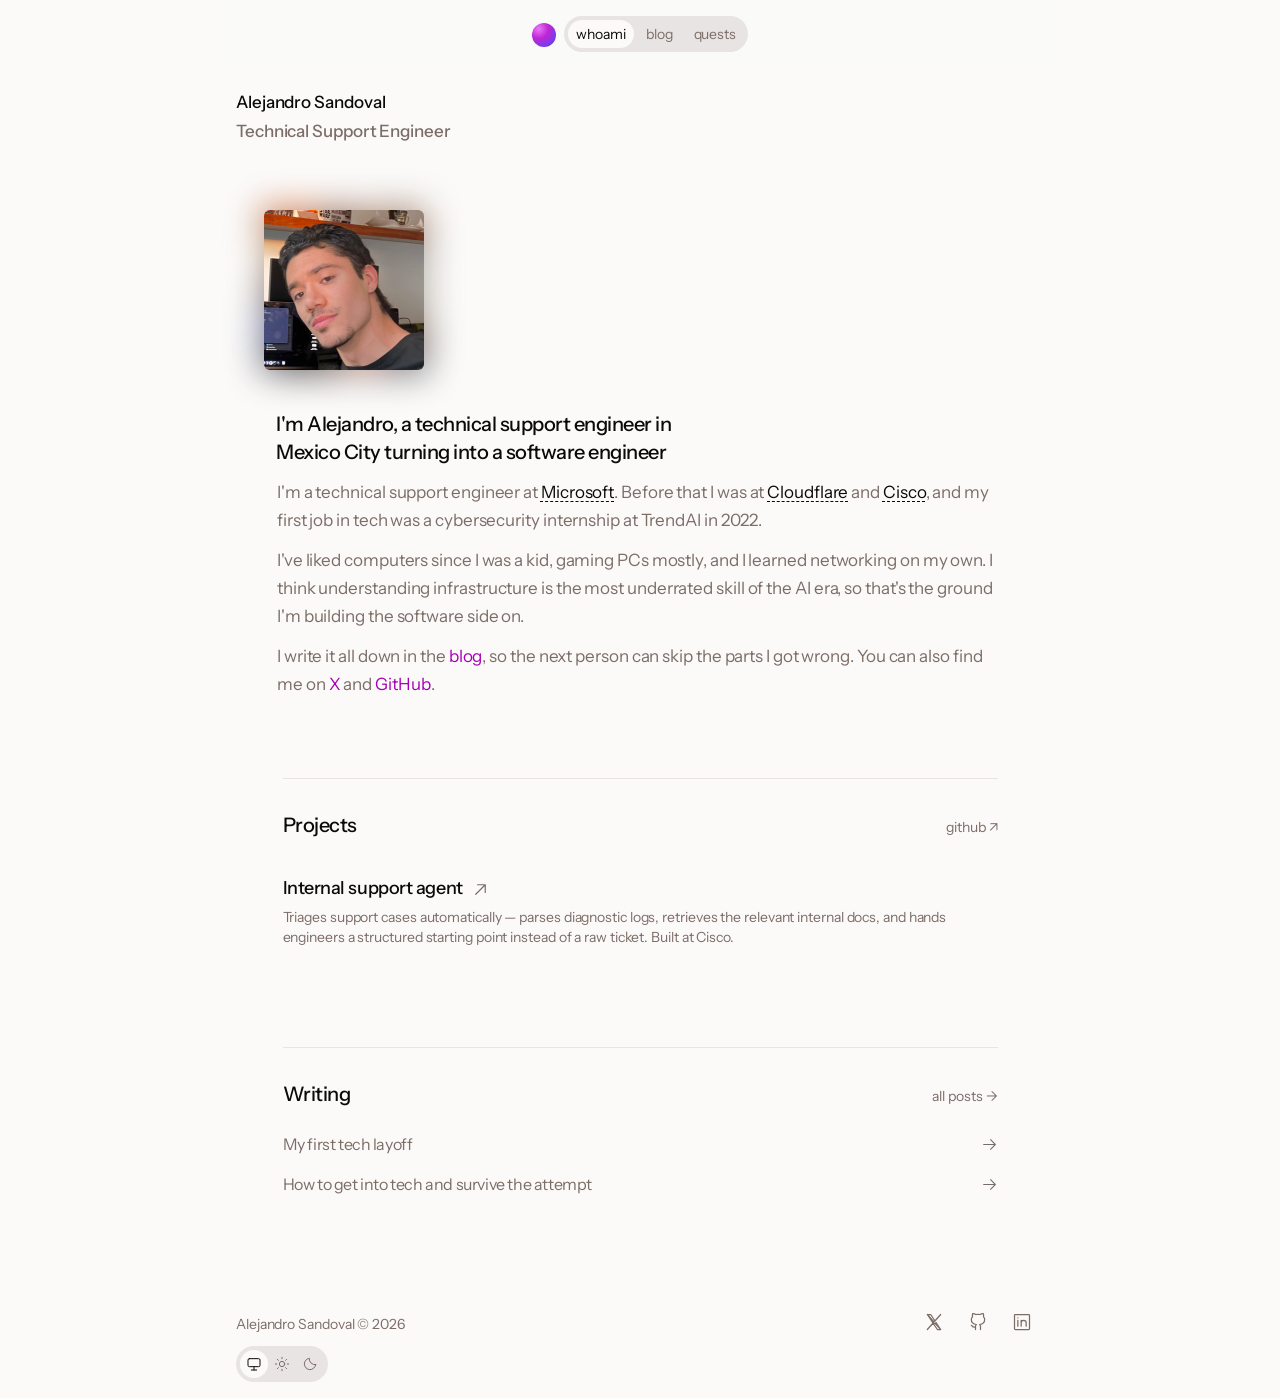
<file: index.html>
<!DOCTYPE html>
<html lang="en">
<head>
<meta charset="UTF-8">
<meta name="viewport" content="width=device-width, initial-scale=1">
<title>Alejandro Sandoval — Technical Support Engineer becoming a software engineer</title>
<meta name="description" content="Technical Support Engineer at Microsoft moving into software. Networking background, writing it down in public from Mexico City.">
<link rel="canonical" href="https://sandeval.dev/">
<link rel="alternate" type="application/rss+xml" title="Alejandro Sandoval" href="/feed.xml">
<meta property="og:site_name" content="Alejandro Sandoval">
<meta property="og:type" content="website">
<meta property="og:title" content="Alejandro Sandoval — Technical Support Engineer becoming a software engineer">
<meta property="og:description" content="Technical Support Engineer at Microsoft moving into software. Networking background, writing it down in public from Mexico City.">
<meta property="og:url" content="https://sandeval.dev/">
<meta property="og:image" content="https://sandeval.dev/assets/me.jpg">
<meta name="twitter:card" content="summary">
<link rel="preconnect" href="https://fonts.googleapis.com">
<link rel="preconnect" href="https://fonts.gstatic.com" crossorigin>
<link href="https://fonts.googleapis.com/css2?family=Instrument+Sans:ital,wght@0,400..700;1,400..700&family=Geist+Mono:wght@300..600&display=swap" rel="stylesheet">
<link rel="stylesheet" href="styles.css">
<script src="site.js"></script>
</head>
<body>

<a class="skip-link" href="#main">Skip to content</a>
<nav class="nav" id="nav" aria-label="Main navigation">
  <div class="nav-in">
    <a class="brand" href="/" aria-label="Alejandro Sandoval — home"><span class="brand-dot" aria-hidden="true"></span></a>
    <div class="nav-links">
      <a href="/" aria-current="page">whoami</a>
      <a href="/blog">blog</a>
      <a href="/quests">quests</a>
    </div>
  </div>
</nav>

<header class="site-header">
  <a href="/">Alejandro Sandoval</a>
  <p>Technical Support Engineer</p>
</header>

<main id="main" tabindex="-1">

  <div class="portrait-wrap">
    <div class="portrait">
      <img class="portrait-glow" src="assets/me.jpg" alt="" aria-hidden="true">
      <img class="portrait-img" src="assets/me.jpg" alt="Alejandro Sandoval" width="160" height="160" fetchpriority="high">
    </div>
  </div>

  <h1>I'm Alejandro, a technical support engineer in Mexico City turning into a software engineer</h1>

  <div class="prose">
    <p>I'm a technical support engineer at <a class="dashed" href="https://microsoft.com" target="_blank" rel="noopener">Microsoft</a>. Before that I was at <a class="dashed" href="https://cloudflare.com" target="_blank" rel="noopener">Cloudflare</a> and <a class="dashed" href="https://cisco.com" target="_blank" rel="noopener">Cisco</a>, and my first job in tech was a cybersecurity internship at TrendAI in 2022.</p>

    <p>I've liked computers since I was a kid, gaming PCs mostly, and I learned networking on my own. I think understanding infrastructure is the most underrated skill of the AI era, so that's the ground I'm building the software side on.</p>

    <p>I write it all down in the <a class="link" href="/blog">blog</a>, so the next person can skip the parts I got wrong. You can also find me on <a class="link" href="https://x.com/0xsandeval" target="_blank" rel="noopener">X</a> and <a class="link" href="https://github.com/sandeval" target="_blank" rel="noopener">GitHub</a>.</p>
  </div>

  <!-- ─────────── PROJECTS ─────────── -->
  <section class="section" aria-labelledby="projects-title">
    <div class="section-head">
      <h2 id="projects-title">Projects</h2>
      <a class="section-meta" href="https://github.com/sandeval" target="_blank" rel="noopener">github ↗</a>
    </div>
    <ol class="list">
      <li>
        <a class="proj" href="https://github.com/sandeval" target="_blank" rel="noopener">
          <div>
            <div class="proj-title">
              <h3>Internal support agent</h3>
              <svg viewBox="0 0 256 256" aria-hidden="true"><path d="M200,64V168a8,8,0,0,1-16,0V83.31L69.66,197.66a8,8,0,0,1-11.32-11.32L172.69,72H88a8,8,0,0,1,0-16H192A8,8,0,0,1,200,64Z"/></svg>
            </div>
            <p>Triages support cases automatically — parses diagnostic logs, retrieves the relevant internal docs, and hands engineers a structured starting point instead of a raw ticket. Built at Cisco.</p>
          </div>
        </a>
      </li>
    </ol>
  </section>

  <!-- ─────────── WRITING ─────────── -->
  <section class="section" aria-labelledby="writing-title">
    <div class="section-head">
      <h2 id="writing-title">Writing</h2>
      <a class="section-meta" href="/blog">all posts →</a>
    </div>
    <ol class="list">
      <li class="note">
        <a href="/post-my-first-layoff"><h3>My first tech layoff</h3></a>
        <svg viewBox="0 0 256 256" aria-hidden="true"><path d="M221.66,133.66l-72,72a8,8,0,0,1-11.32-11.32L196.69,136H40a8,8,0,0,1,0-16H196.69L138.34,61.66a8,8,0,0,1,11.32-11.32l72,72A8,8,0,0,1,221.66,133.66Z"/></svg>
      </li>
      <li class="note">
        <a href="/post-how-to-get-into-tech"><h3>How to get into tech and survive the attempt</h3></a>
        <svg viewBox="0 0 256 256" aria-hidden="true"><path d="M221.66,133.66l-72,72a8,8,0,0,1-11.32-11.32L196.69,136H40a8,8,0,0,1,0-16H196.69L138.34,61.66a8,8,0,0,1,11.32-11.32l72,72A8,8,0,0,1,221.66,133.66Z"/></svg>
      </li>
    </ol>
  </section>

</main>

<footer>
  <div class="footer-info">
    <span>Alejandro Sandoval © 2026</span>
    <div class="theme-picker" role="group" aria-label="Theme preference">
      <button class="icon-btn" type="button" data-theme-choice="system" aria-label="System theme" aria-pressed="true" title="System theme"><svg viewBox="0 0 24 24" aria-hidden="true"><rect x="3" y="4" width="18" height="12" rx="2"/><path d="M8 21h8m-4-5v5"/></svg></button>
      <button class="icon-btn" type="button" data-theme-choice="light" aria-label="Light theme" aria-pressed="false" title="Light theme"><svg viewBox="0 0 24 24" aria-hidden="true"><circle cx="12" cy="12" r="4"/><path d="M12 2v2m0 16v2M2 12h2m16 0h2M5 5l1.5 1.5m11 11L19 19M5 19l1.5-1.5m11-11L19 5"/></svg></button>
      <button class="icon-btn" type="button" data-theme-choice="dark" aria-label="Dark theme" aria-pressed="false" title="Dark theme"><svg viewBox="0 0 24 24" aria-hidden="true"><path d="M20.5 13A8.5 8.5 0 0 1 11 3.5 8.5 8.5 0 1 0 20.5 13Z"/></svg></button>
    </div>
  </div>
  <div class="foot-links" aria-label="Contact and social links">
    <a class="icon-btn" href="https://x.com/0xsandeval" target="_blank" rel="noopener" aria-label="X" title="X"><svg viewBox="0 0 24 24" aria-hidden="true"><path d="m4 3 16 18M20 3 4 21M4 3h4l12 18h-4Z"/></svg></a>
    <a class="icon-btn" href="https://github.com/sandeval" target="_blank" rel="noopener" aria-label="GitHub" title="GitHub"><svg viewBox="0 0 24 24" aria-hidden="true"><path d="M9 21v-3c-4 1-4-2-5-2m11 5v-4c0-1-.5-1.5-1-2 3-.4 6-1.5 6-6a5 5 0 0 0-1.5-3.5 5 5 0 0 0-.1-3.5S17 1.5 14.5 3a13 13 0 0 0-5 0C7 1.5 5.6 2 5.6 2a5 5 0 0 0-.1 3.5A5 5 0 0 0 4 9c0 4.5 3 5.6 6 6-.5.5-1 1-1 2"/></svg></a>
    <a class="icon-btn" href="https://www.linkedin.com/in/sandeval/" target="_blank" rel="noopener" aria-label="LinkedIn" title="LinkedIn"><svg viewBox="0 0 24 24" aria-hidden="true"><rect x="3" y="3" width="18" height="18" rx="1"/><path d="M7 10v7m0-10v.1M11 17v-7m0 3a3 3 0 0 1 6 0v4"/></svg></a>
  </div>
</footer>

</body>
</html>
</file>
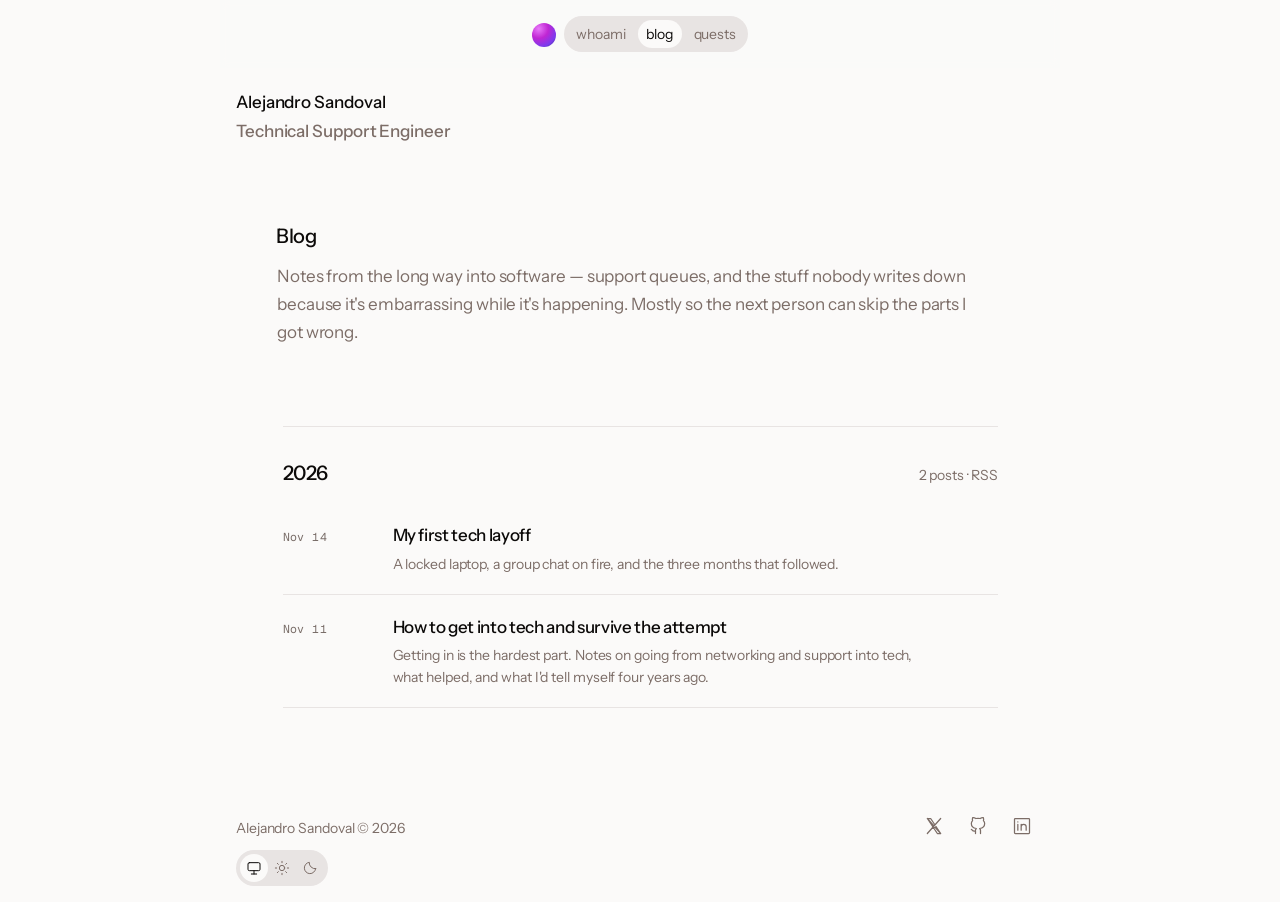
<file: blog.html>
<!DOCTYPE html>
<html lang="en">
<head>
<meta charset="UTF-8">
<meta name="viewport" content="width=device-width, initial-scale=1">
<title>Blog — Alejandro Sandoval</title>
<meta name="description" content="Notes on getting into tech, and moving from support into software engineering.">
<link rel="canonical" href="https://sandeval.dev/blog">
<link rel="alternate" type="application/rss+xml" title="Alejandro Sandoval" href="/feed.xml">
<meta property="og:site_name" content="Alejandro Sandoval">
<meta property="og:type" content="website">
<meta property="og:title" content="Blog — Alejandro Sandoval">
<meta property="og:description" content="Notes on getting into tech, and moving from support into software engineering.">
<meta property="og:url" content="https://sandeval.dev/blog">
<meta property="og:image" content="https://sandeval.dev/assets/me.jpg">
<meta name="twitter:card" content="summary">
<link rel="preconnect" href="https://fonts.googleapis.com">
<link rel="preconnect" href="https://fonts.gstatic.com" crossorigin>
<link href="https://fonts.googleapis.com/css2?family=Instrument+Sans:ital,wght@0,400..700;1,400..700&family=Geist+Mono:wght@300..600&display=swap" rel="stylesheet">
<link rel="stylesheet" href="styles.css">
<script src="site.js"></script>
</head>
<body>

<a class="skip-link" href="#main">Skip to content</a>
<nav class="nav" id="nav" aria-label="Main navigation">
  <div class="nav-in">
    <a class="brand" href="/" aria-label="Alejandro Sandoval — home"><span class="brand-dot" aria-hidden="true"></span></a>
    <div class="nav-links">
      <a href="/">whoami</a>
      <a href="/blog" aria-current="page">blog</a>
      <a href="/quests">quests</a>
    </div>
  </div>
</nav>

<header class="site-header">
  <a href="/">Alejandro Sandoval</a>
  <p>Technical Support Engineer</p>
</header>

<main id="main" tabindex="-1">

  <h1>Blog</h1>
  <div class="prose">
    <p>Notes from the long way into software — support queues, and the stuff nobody writes down because it's embarrassing while it's happening. Mostly so the next person can skip the parts I got wrong.</p>
  </div>

  <section class="section" aria-labelledby="y2026">
    <div class="section-head">
      <h2 id="y2026">2026</h2>
      <a class="section-meta" href="feed.xml">2 posts · RSS</a>
    </div>

    <a class="post-row" href="/post-my-first-layoff">
      <time datetime="2026-11-14">Nov 14</time>
      <div>
        <h3>My first tech layoff</h3>
        <p>A locked laptop, a group chat on fire, and the three months that followed.</p>
      </div>
    </a>

    <a class="post-row" href="/post-how-to-get-into-tech">
      <time datetime="2026-11-11">Nov 11</time>
      <div>
        <h3>How to get into tech and survive the attempt</h3>
        <p>Getting in is the hardest part. Notes on going from networking and support into tech, what helped, and what I'd tell myself four years ago.</p>
      </div>
    </a>
  </section>

</main>

<footer>
  <div class="footer-info">
    <span>Alejandro Sandoval © 2026</span>
    <div class="theme-picker" role="group" aria-label="Theme preference">
      <button class="icon-btn" type="button" data-theme-choice="system" aria-label="System theme" aria-pressed="true" title="System theme"><svg viewBox="0 0 24 24" aria-hidden="true"><rect x="3" y="4" width="18" height="12" rx="2"/><path d="M8 21h8m-4-5v5"/></svg></button>
      <button class="icon-btn" type="button" data-theme-choice="light" aria-label="Light theme" aria-pressed="false" title="Light theme"><svg viewBox="0 0 24 24" aria-hidden="true"><circle cx="12" cy="12" r="4"/><path d="M12 2v2m0 16v2M2 12h2m16 0h2M5 5l1.5 1.5m11 11L19 19M5 19l1.5-1.5m11-11L19 5"/></svg></button>
      <button class="icon-btn" type="button" data-theme-choice="dark" aria-label="Dark theme" aria-pressed="false" title="Dark theme"><svg viewBox="0 0 24 24" aria-hidden="true"><path d="M20.5 13A8.5 8.5 0 0 1 11 3.5 8.5 8.5 0 1 0 20.5 13Z"/></svg></button>
    </div>
  </div>
  <div class="foot-links" aria-label="Contact and social links">
    <a class="icon-btn" href="https://x.com/0xsandeval" target="_blank" rel="noopener" aria-label="X" title="X"><svg viewBox="0 0 24 24" aria-hidden="true"><path d="m4 3 16 18M20 3 4 21M4 3h4l12 18h-4Z"/></svg></a>
    <a class="icon-btn" href="https://github.com/sandeval" target="_blank" rel="noopener" aria-label="GitHub" title="GitHub"><svg viewBox="0 0 24 24" aria-hidden="true"><path d="M9 21v-3c-4 1-4-2-5-2m11 5v-4c0-1-.5-1.5-1-2 3-.4 6-1.5 6-6a5 5 0 0 0-1.5-3.5 5 5 0 0 0-.1-3.5S17 1.5 14.5 3a13 13 0 0 0-5 0C7 1.5 5.6 2 5.6 2a5 5 0 0 0-.1 3.5A5 5 0 0 0 4 9c0 4.5 3 5.6 6 6-.5.5-1 1-1 2"/></svg></a>
    <a class="icon-btn" href="https://www.linkedin.com/in/sandeval/" target="_blank" rel="noopener" aria-label="LinkedIn" title="LinkedIn"><svg viewBox="0 0 24 24" aria-hidden="true"><rect x="3" y="3" width="18" height="18" rx="1"/><path d="M7 10v7m0-10v.1M11 17v-7m0 3a3 3 0 0 1 6 0v4"/></svg></a>
  </div>
</footer>

</body>
</html>
</file>
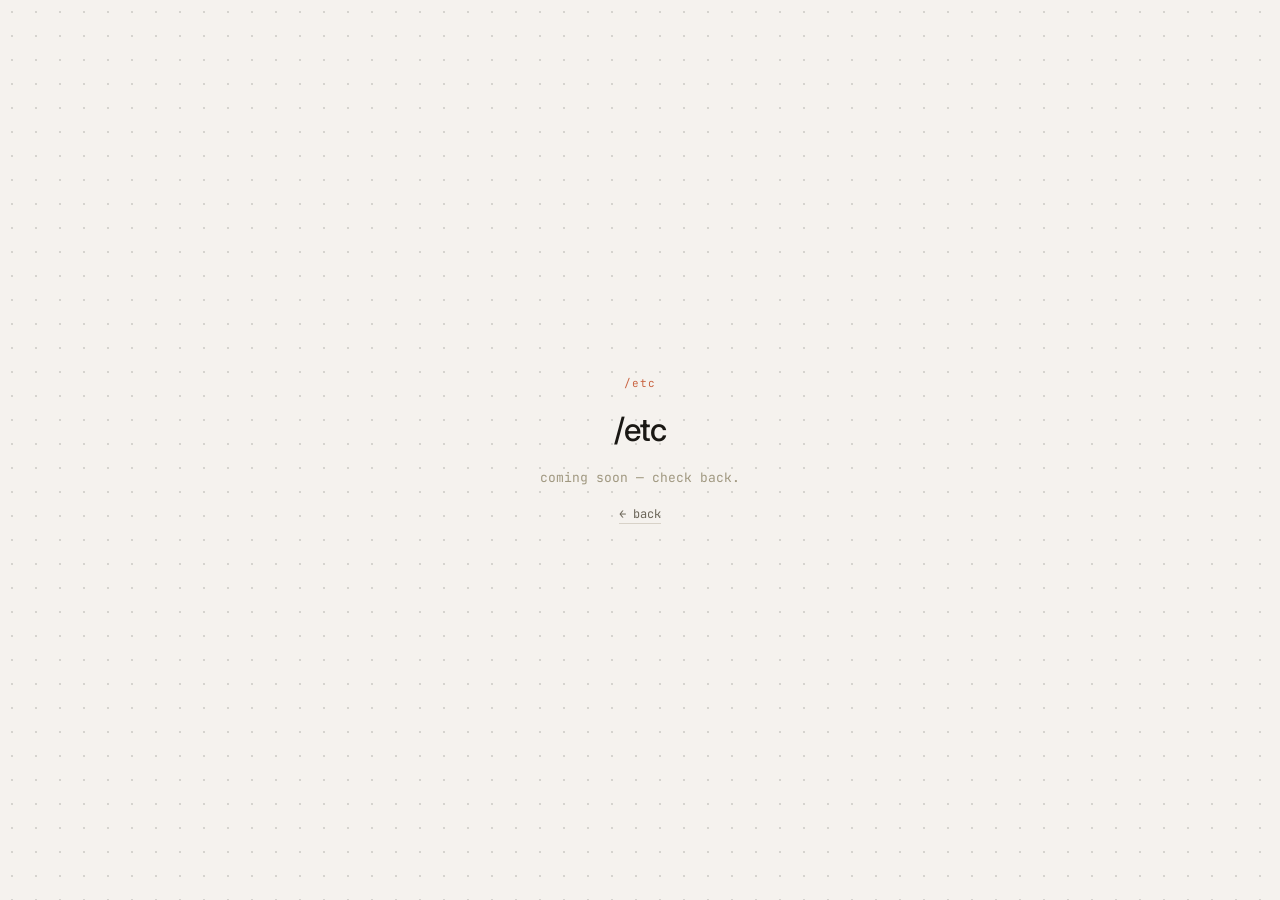
<file: etc.html>
<!DOCTYPE html>
<html lang="en">
<head>
  <meta charset="UTF-8">
  <meta name="viewport" content="width=device-width, initial-scale=1.0">
  <title>/etc · sandeval</title>
  <link rel="preconnect" href="https://fonts.googleapis.com">
  <link href="https://fonts.googleapis.com/css2?family=Inter:wght@300;400;500&family=JetBrains+Mono:wght@400&display=swap" rel="stylesheet">
  <style>
    *, *::before, *::after { box-sizing: border-box; margin: 0; padding: 0; }
    :root {
      --bg: #f5f2ee; --border: #d8d2c8; --text: #1a1814;
      --text2: #6b6558; --text3: #a09880; --accent: #c96442;
    }
    body {
      font-family: 'Inter', sans-serif;
      background-color: var(--bg);
      background-image: radial-gradient(rgba(26,24,20,0.14) 1.4px, transparent 1.4px);
      background-size: 24px 24px;
      color: var(--text);
      min-height: 100vh;
      display: flex;
      align-items: center;
      justify-content: center;
    }
    .wrap {
      text-align: center;
      display: flex;
      flex-direction: column;
      align-items: center;
      gap: 20px;
    }
    .slug {
      font-family: 'JetBrains Mono', monospace;
      font-size: 11px;
      color: var(--accent);
      letter-spacing: 0.08em;
    }
    h1 {
      font-size: 32px;
      font-weight: 500;
      letter-spacing: -1px;
      color: var(--text);
    }
    p {
      font-size: 13px;
      color: var(--text3);
      font-family: 'JetBrains Mono', monospace;
    }
    a {
      font-size: 12px;
      color: var(--text2);
      text-decoration: none;
      font-family: 'JetBrains Mono', monospace;
      border-bottom: 0.5px solid var(--border);
      padding-bottom: 1px;
      transition: color 0.15s, border-color 0.15s;
    }
    a:hover { color: var(--accent); border-color: var(--accent); }
  </style>
</head>
<body>
  <div class="wrap">
    <span class="slug">/etc</span>
    <h1>/etc</h1>
    <p>coming soon — check back.</p>
    <a href="/">← back</a>
  </div>
</body>
</html>
</file>
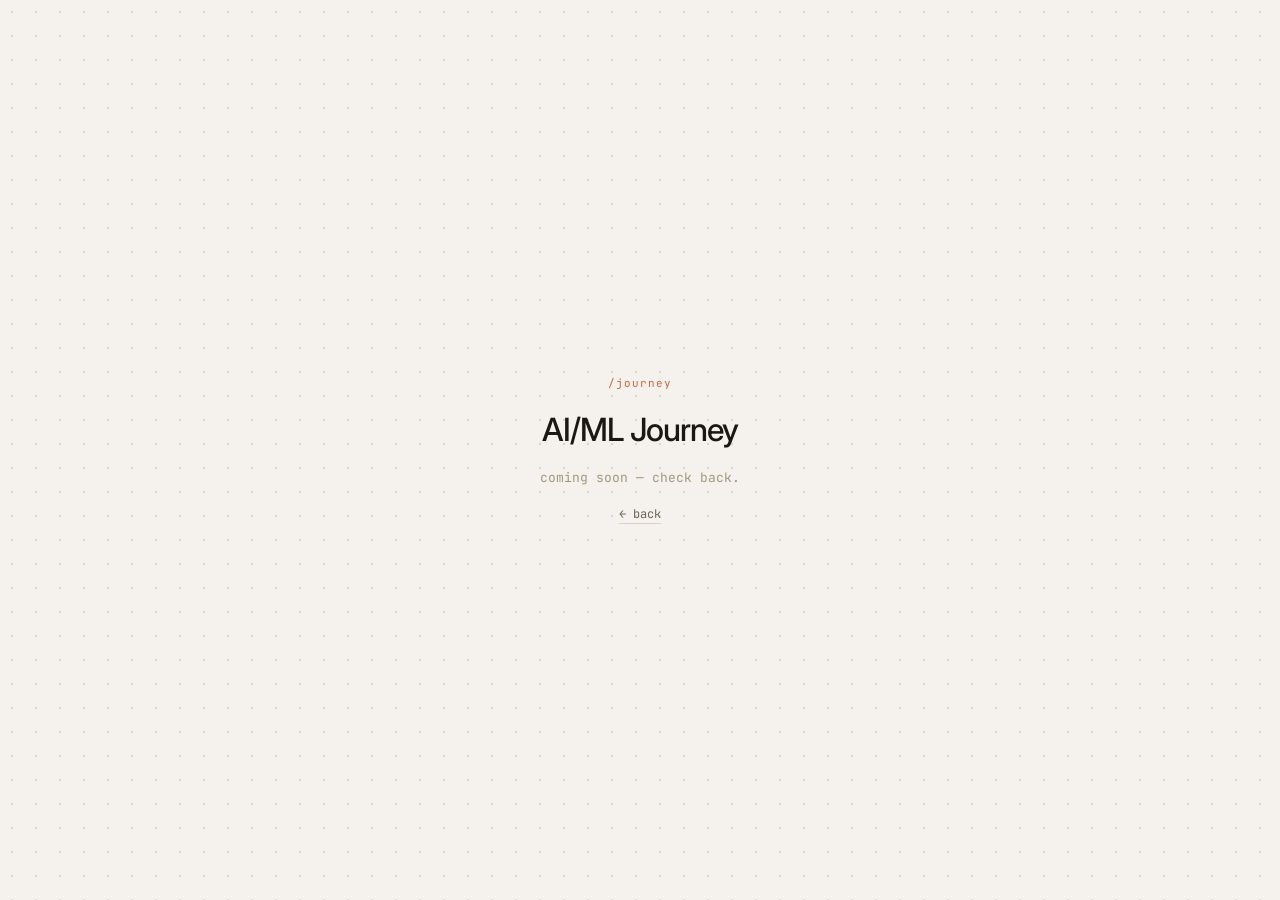
<file: journey.html>
<!DOCTYPE html>
<html lang="en">
<head>
  <meta charset="UTF-8">
  <meta name="viewport" content="width=device-width, initial-scale=1.0">
  <title>AI/ML Journey · sandeval</title>
  <link rel="preconnect" href="https://fonts.googleapis.com">
  <link href="https://fonts.googleapis.com/css2?family=Inter:wght@300;400;500&family=JetBrains+Mono:wght@400&display=swap" rel="stylesheet">
  <style>
    *, *::before, *::after { box-sizing: border-box; margin: 0; padding: 0; }
    :root {
      --bg: #f5f2ee; --border: #d8d2c8; --text: #1a1814;
      --text2: #6b6558; --text3: #a09880; --accent: #c96442;
    }
    body {
      font-family: 'Inter', sans-serif;
      background-color: var(--bg);
      background-image: radial-gradient(rgba(26,24,20,0.14) 1.4px, transparent 1.4px);
      background-size: 24px 24px;
      color: var(--text);
      min-height: 100vh;
      display: flex;
      align-items: center;
      justify-content: center;
    }
    .wrap {
      text-align: center;
      display: flex;
      flex-direction: column;
      align-items: center;
      gap: 20px;
    }
    .slug {
      font-family: 'JetBrains Mono', monospace;
      font-size: 11px;
      color: var(--accent);
      letter-spacing: 0.08em;
    }
    h1 {
      font-size: 32px;
      font-weight: 500;
      letter-spacing: -1px;
      color: var(--text);
    }
    p {
      font-size: 13px;
      color: var(--text3);
      font-family: 'JetBrains Mono', monospace;
    }
    a {
      font-size: 12px;
      color: var(--text2);
      text-decoration: none;
      font-family: 'JetBrains Mono', monospace;
      border-bottom: 0.5px solid var(--border);
      padding-bottom: 1px;
      transition: color 0.15s, border-color 0.15s;
    }
    a:hover { color: var(--accent); border-color: var(--accent); }
  </style>
</head>
<body>
  <div class="wrap">
    <span class="slug">/journey</span>
    <h1>AI/ML Journey</h1>
    <p>coming soon — check back.</p>
    <a href="/">← back</a>
  </div>
</body>
</html>
</file>
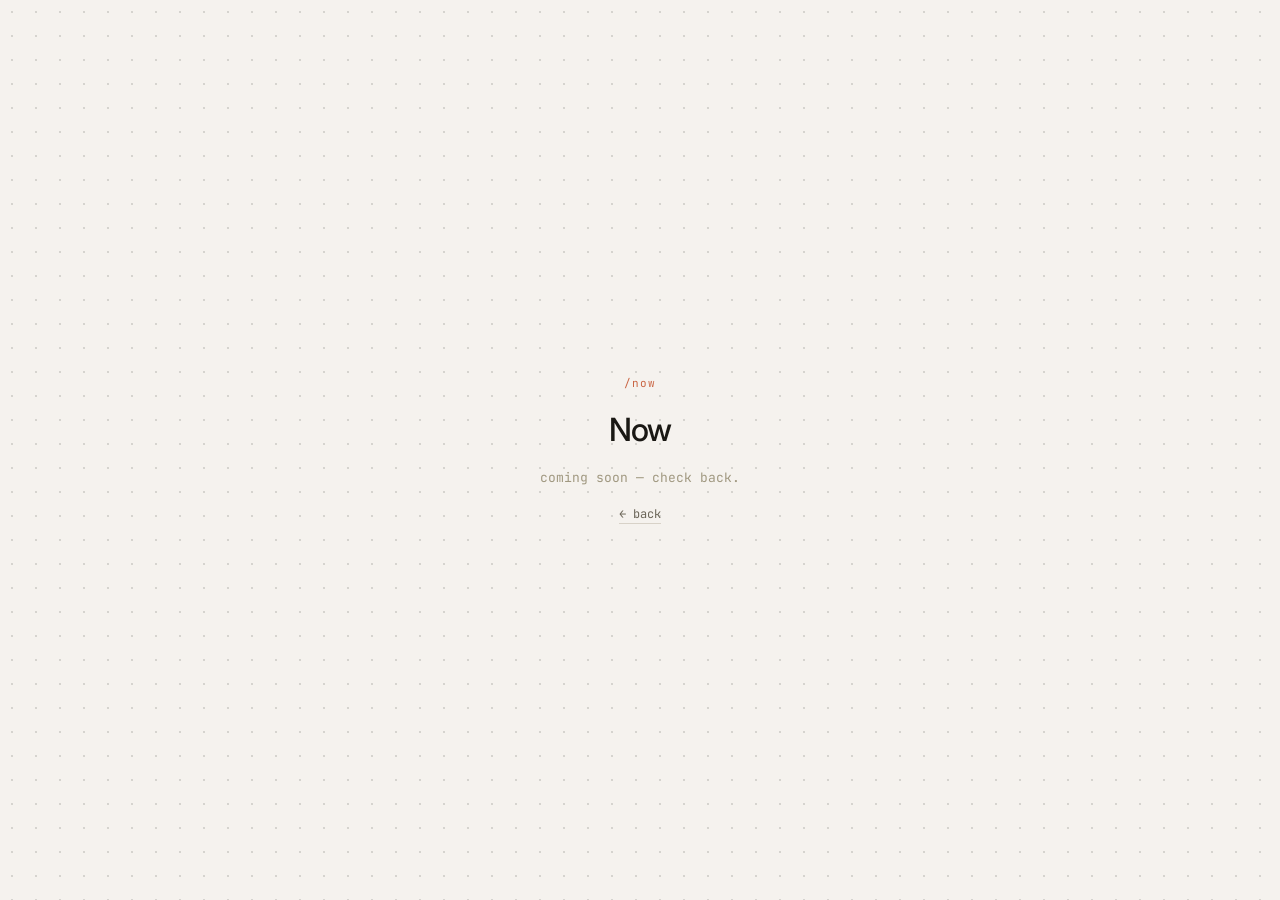
<file: now.html>
<!DOCTYPE html>
<html lang="en">
<head>
  <meta charset="UTF-8">
  <meta name="viewport" content="width=device-width, initial-scale=1.0">
  <title>Now · sandeval</title>
  <link rel="preconnect" href="https://fonts.googleapis.com">
  <link href="https://fonts.googleapis.com/css2?family=Inter:wght@300;400;500&family=JetBrains+Mono:wght@400&display=swap" rel="stylesheet">
  <style>
    *, *::before, *::after { box-sizing: border-box; margin: 0; padding: 0; }
    :root {
      --bg: #f5f2ee; --border: #d8d2c8; --text: #1a1814;
      --text2: #6b6558; --text3: #a09880; --accent: #c96442;
    }
    body {
      font-family: 'Inter', sans-serif;
      background-color: var(--bg);
      background-image: radial-gradient(rgba(26,24,20,0.14) 1.4px, transparent 1.4px);
      background-size: 24px 24px;
      color: var(--text);
      min-height: 100vh;
      display: flex;
      align-items: center;
      justify-content: center;
    }
    .wrap {
      text-align: center;
      display: flex;
      flex-direction: column;
      align-items: center;
      gap: 20px;
    }
    .slug {
      font-family: 'JetBrains Mono', monospace;
      font-size: 11px;
      color: var(--accent);
      letter-spacing: 0.08em;
    }
    h1 {
      font-size: 32px;
      font-weight: 500;
      letter-spacing: -1px;
      color: var(--text);
    }
    p {
      font-size: 13px;
      color: var(--text3);
      font-family: 'JetBrains Mono', monospace;
    }
    a {
      font-size: 12px;
      color: var(--text2);
      text-decoration: none;
      font-family: 'JetBrains Mono', monospace;
      border-bottom: 0.5px solid var(--border);
      padding-bottom: 1px;
      transition: color 0.15s, border-color 0.15s;
    }
    a:hover { color: var(--accent); border-color: var(--accent); }
  </style>
</head>
<body>
  <div class="wrap">
    <span class="slug">/now</span>
    <h1>Now</h1>
    <p>coming soon — check back.</p>
    <a href="/">← back</a>
  </div>
</body>
</html>
</file>
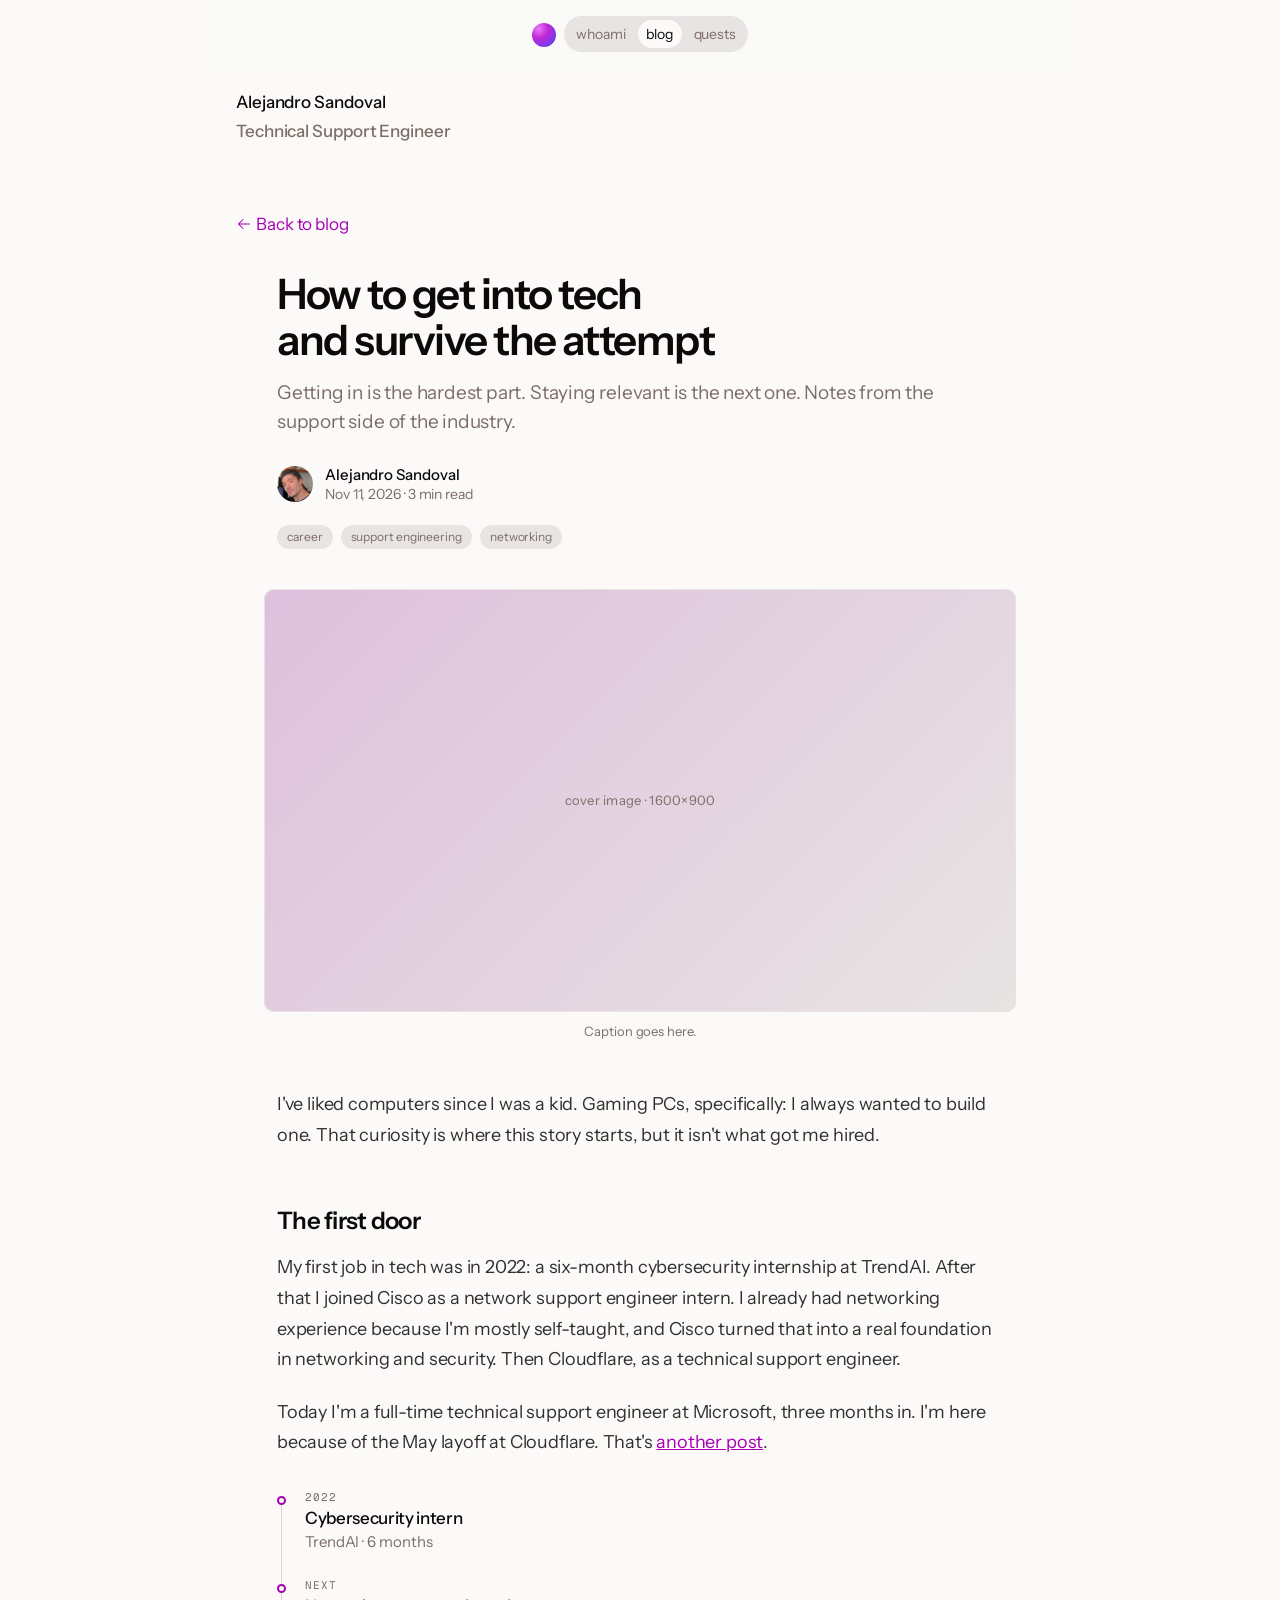
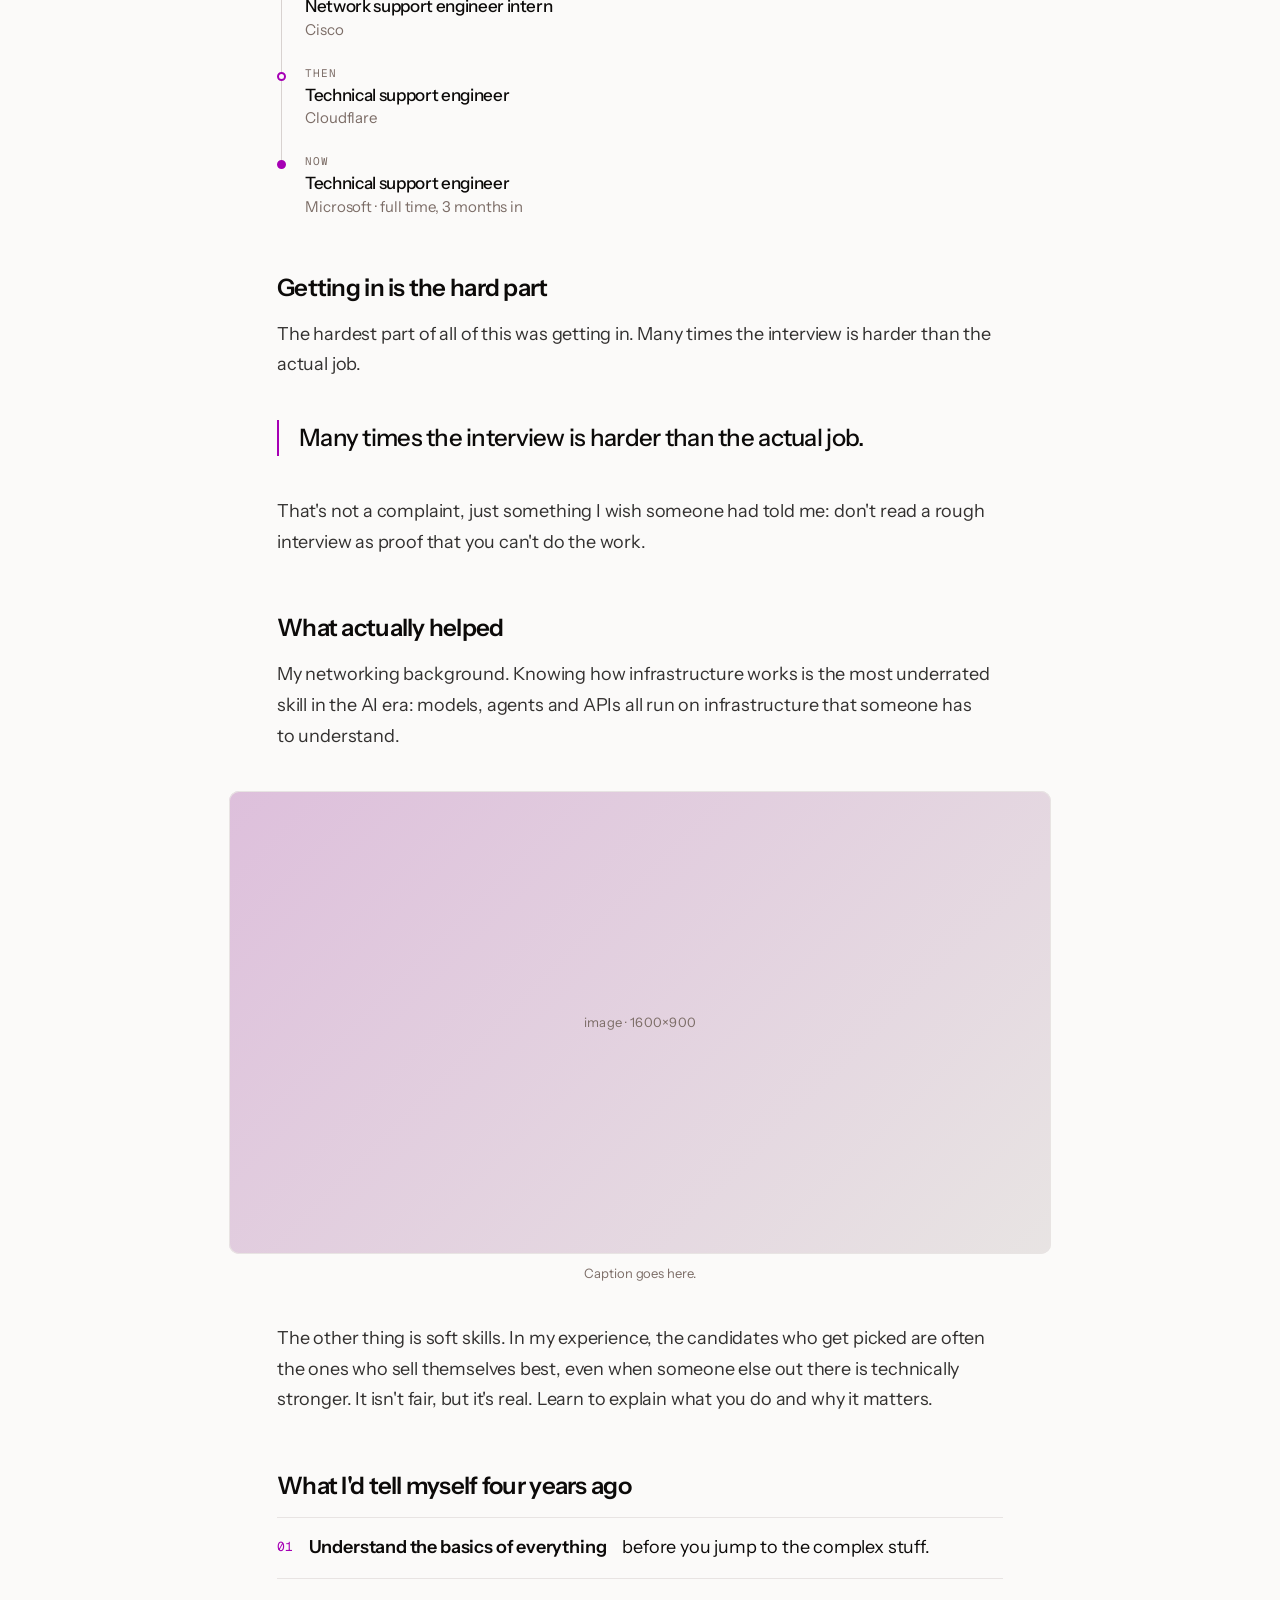
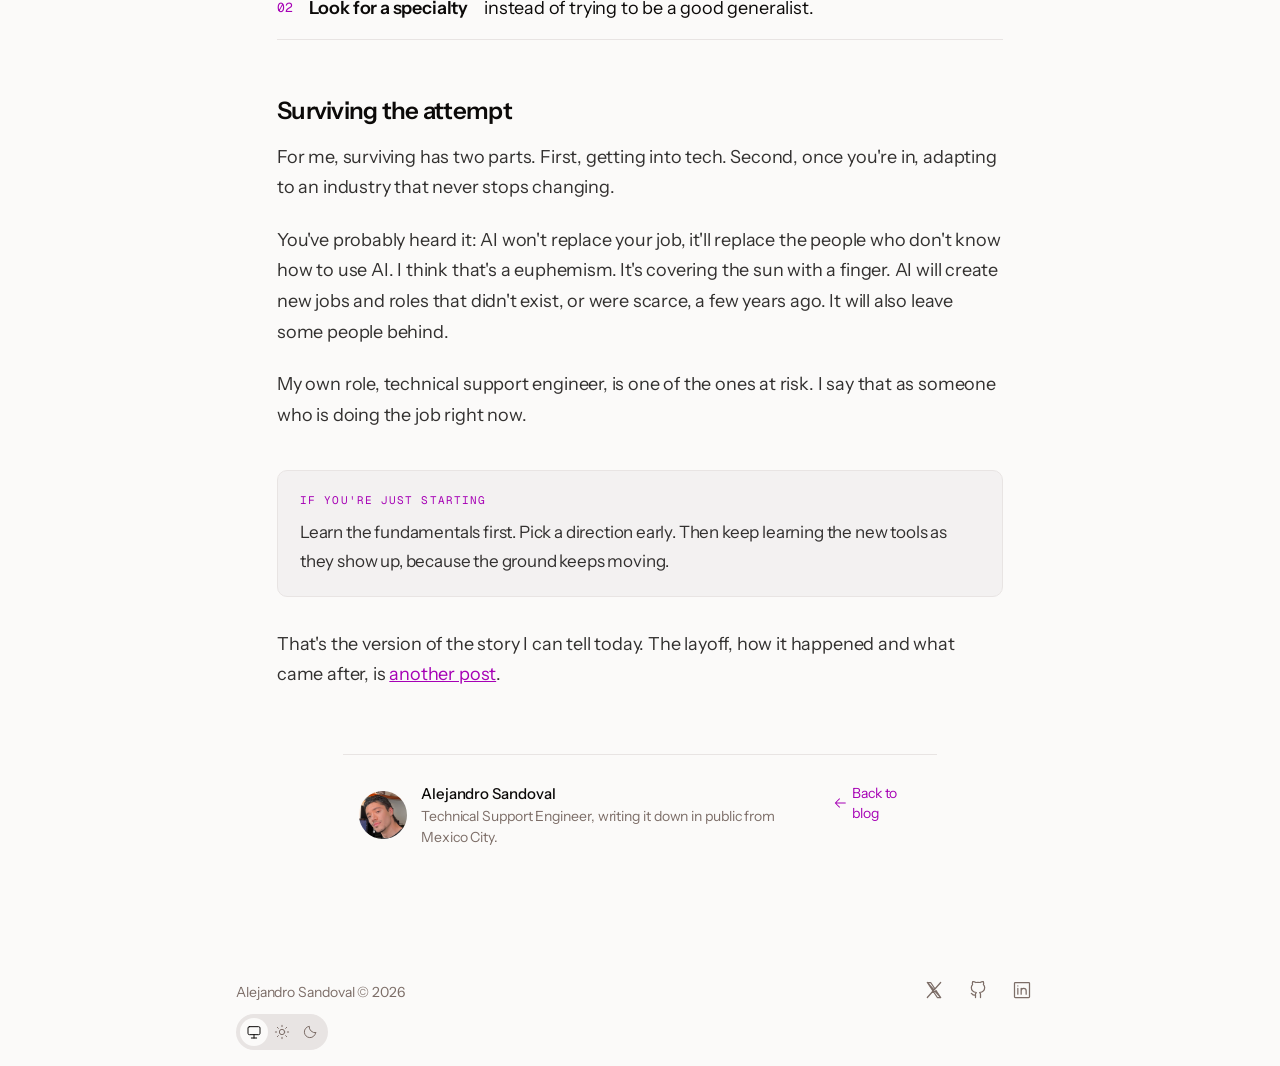
<file: post-how-to-get-into-tech.html>
<!DOCTYPE html>
<html lang="en">
<head>
<meta charset="UTF-8">
<meta name="viewport" content="width=device-width, initial-scale=1">
<title>How to get into tech and survive the attempt — Alejandro Sandoval</title>
<meta name="description" content="Getting in is the hardest part. Staying relevant is the next one. Notes on getting into tech through networking and support, and surviving an industry that keeps changing.">
<link rel="canonical" href="https://sandeval.dev/post-how-to-get-into-tech">
<link rel="alternate" type="application/rss+xml" title="Alejandro Sandoval" href="/feed.xml">
<meta property="og:site_name" content="Alejandro Sandoval">
<meta property="og:type" content="article">
<meta property="og:title" content="How to get into tech and survive the attempt — Alejandro Sandoval">
<meta property="og:description" content="Getting in is the hardest part. Staying relevant is the next one. Notes on getting into tech through networking and support, and surviving an industry that keeps changing.">
<meta property="og:url" content="https://sandeval.dev/post-how-to-get-into-tech">
<meta property="og:image" content="https://sandeval.dev/assets/me.jpg">
<meta name="twitter:card" content="summary">
<meta property="article:published_time" content="2026-11-11">
<meta property="article:author" content="Alejandro Sandoval">
<link rel="preconnect" href="https://fonts.googleapis.com">
<link rel="preconnect" href="https://fonts.gstatic.com" crossorigin>
<link href="https://fonts.googleapis.com/css2?family=Instrument+Sans:ital,wght@0,400..700;1,400..700&family=Geist+Mono:wght@300..600&display=swap" rel="stylesheet">
<link rel="stylesheet" href="styles.css">
<script src="site.js"></script>
</head>
<body>
<div class="read-progress" id="read-progress" aria-hidden="true"></div>

<a class="skip-link" href="#main">Skip to content</a>
<nav class="nav" id="nav" aria-label="Main navigation">
  <div class="nav-in">
    <a class="brand" href="/" aria-label="Alejandro Sandoval — home"><span class="brand-dot" aria-hidden="true"></span></a>
    <div class="nav-links">
      <a href="/">whoami</a>
      <a href="/blog" aria-current="page">blog</a>
      <a href="/quests">quests</a>
    </div>
  </div>
</nav>

<header class="site-header">
  <a href="/">Alejandro Sandoval</a>
  <p>Technical Support Engineer</p>
</header>

<main id="main" tabindex="-1">

  <a class="post-back" href="/blog"><svg viewBox="0 0 256 256" width="16" height="16" fill="currentColor" aria-hidden="true"><path d="M224,128a8,8,0,0,1-8,8H59.31l58.35,58.34a8,8,0,0,1-11.32,11.32l-72-72a8,8,0,0,1,0-11.32l72-72a8,8,0,0,1,11.32,11.32L59.31,120H216A8,8,0,0,1,224,128Z"/></svg><span>Back to blog</span></a>

  <article class="post">
    <header class="post-head">
      <h1 class="post-title">How to get into tech and survive the attempt</h1>
      <p class="post-dek">Getting in is the hardest part. Staying relevant is the next one. Notes from the support side of the industry.</p>
      <div class="post-by">
        <img src="assets/me.jpg" alt="" width="36" height="36">
        <div>
          <strong>Alejandro Sandoval</strong>
          <span><time datetime="2026-11-11">Nov 11, 2026</time> · 3 min read</span>
        </div>
      </div>
      <ul class="post-tags" aria-label="Tags">
        <li>career</li><li>support engineering</li><li>networking</li>
      </ul>
    </header>

    <!-- IMAGEN DE PORTADA: cambia el <div class="fig-box"> por
         <img src="assets/post-cover.jpg" alt="describe la foto" width="1600" height="900"> -->
    <figure class="post-cover">
      <div class="fig-box"><span>cover image · 1600×900</span></div>
      <figcaption>Caption goes here.</figcaption>
    </figure>

    <div class="post-body">
      <p>I've liked computers since I was a kid. Gaming PCs, specifically: I always wanted to build one. That curiosity is where this story starts, but it isn't what got me hired.</p>

      <h2>The first door</h2>
      <p>My first job in tech was in 2022: a six-month cybersecurity internship at TrendAI. After that I joined Cisco as a network support engineer intern. I already had networking experience because I'm mostly self-taught, and Cisco turned that into a real foundation in networking and security. Then Cloudflare, as a technical support engineer.</p>
      <p>Today I'm a full-time technical support engineer at Microsoft, three months in. I'm here because of the May layoff at Cloudflare. That's <a href="/post-my-first-layoff">another post</a>.</p>

      <ol class="timeline" aria-label="Career path">
        <li><span class="tl-when">2022</span><span class="tl-role">Cybersecurity intern</span><span class="tl-org">TrendAI · 6 months</span></li>
        <li><span class="tl-when">Next</span><span class="tl-role">Network support engineer intern</span><span class="tl-org">Cisco</span></li>
        <li><span class="tl-when">Then</span><span class="tl-role">Technical support engineer</span><span class="tl-org">Cloudflare</span></li>
        <li><span class="tl-when">Now</span><span class="tl-role">Technical support engineer</span><span class="tl-org">Microsoft · full time, 3 months in</span></li>
      </ol>

      <h2>Getting in is the hard part</h2>
      <p>The hardest part of all of this was getting in. Many times the interview is harder than the actual job.</p>

      <blockquote class="pullquote">Many times the interview is harder than the actual job.</blockquote>

      <p>That's not a complaint, just something I wish someone had told me: don't read a rough interview as proof that you can't do the work.</p>

      <h2>What actually helped</h2>
      <p>My networking background. Knowing how infrastructure works is the most underrated skill in the AI era: models, agents and APIs all run on infrastructure that someone has to understand.</p>

      <!-- IMAGEN INTERNA: igual que la portada, usa assets/post-01.jpg -->
      <figure class="post-fig">
        <div class="fig-box"><span>image · 1600×900</span></div>
        <figcaption>Caption goes here.</figcaption>
      </figure>

      <p>The other thing is soft skills. In my experience, the candidates who get picked are often the ones who sell themselves best, even when someone else out there is technically stronger. It isn't fair, but it's real. Learn to explain what you do and why it matters.</p>

      <h2>What I'd tell myself four years ago</h2>
      <ol class="lessons">
        <li><strong>Understand the basics of everything</strong> before you jump to the complex stuff.</li>
        <li><strong>Look for a specialty</strong> instead of trying to be a good generalist.</li>
      </ol>

      <h2>Surviving the attempt</h2>
      <p>For me, surviving has two parts. First, getting into tech. Second, once you're in, adapting to an industry that never stops changing.</p>
      <p>You've probably heard it: AI won't replace your job, it'll replace the people who don't know how to use AI. I think that's a euphemism. It's covering the sun with a finger. AI will create new jobs and roles that didn't exist, or were scarce, a few years ago. It will also leave some people behind.</p>
      <!-- TODO (Alejandro): aquí puedes desarrollar las razones por las que el rol de TSE está en riesgo; dijiste "por muchas razones, ..." -->
      <p>My own role, technical support engineer, is one of the ones at risk. I say that as someone who is doing the job right now.</p>

      <div class="callout">
        <div class="callout-label">If you're just starting</div>
        <p>Learn the fundamentals first. Pick a direction early. Then keep learning the new tools as they show up, because the ground keeps moving.</p>
      </div>

      <p>That's the version of the story I can tell today. The layoff, how it happened and what came after, is <a href="/post-my-first-layoff">another post</a>.</p>
    </div>

    <footer class="post-foot">
      <div class="post-author">
        <img src="assets/me.jpg" alt="" width="48" height="48">
        <p><strong>Alejandro Sandoval</strong><br>Technical Support Engineer, writing it down in public from Mexico City.</p>
      </div>
      <a class="post-back" href="/blog"><svg viewBox="0 0 256 256" width="16" height="16" fill="currentColor" aria-hidden="true"><path d="M224,128a8,8,0,0,1-8,8H59.31l58.35,58.34a8,8,0,0,1-11.32,11.32l-72-72a8,8,0,0,1,0-11.32l72-72a8,8,0,0,1,11.32,11.32L59.31,120H216A8,8,0,0,1,224,128Z"/></svg><span>Back to blog</span></a>
    </footer>
  </article>

</main>

<footer>
  <div class="footer-info">
    <span>Alejandro Sandoval © 2026</span>
    <div class="theme-picker" role="group" aria-label="Theme preference">
      <button class="icon-btn" type="button" data-theme-choice="system" aria-label="System theme" aria-pressed="true" title="System theme"><svg viewBox="0 0 24 24" aria-hidden="true"><rect x="3" y="4" width="18" height="12" rx="2"/><path d="M8 21h8m-4-5v5"/></svg></button>
      <button class="icon-btn" type="button" data-theme-choice="light" aria-label="Light theme" aria-pressed="false" title="Light theme"><svg viewBox="0 0 24 24" aria-hidden="true"><circle cx="12" cy="12" r="4"/><path d="M12 2v2m0 16v2M2 12h2m16 0h2M5 5l1.5 1.5m11 11L19 19M5 19l1.5-1.5m11-11L19 5"/></svg></button>
      <button class="icon-btn" type="button" data-theme-choice="dark" aria-label="Dark theme" aria-pressed="false" title="Dark theme"><svg viewBox="0 0 24 24" aria-hidden="true"><path d="M20.5 13A8.5 8.5 0 0 1 11 3.5 8.5 8.5 0 1 0 20.5 13Z"/></svg></button>
    </div>
  </div>
  <div class="foot-links" aria-label="Contact and social links">
    <a class="icon-btn" href="https://x.com/0xsandeval" target="_blank" rel="noopener" aria-label="X" title="X"><svg viewBox="0 0 24 24" aria-hidden="true"><path d="m4 3 16 18M20 3 4 21M4 3h4l12 18h-4Z"/></svg></a>
    <a class="icon-btn" href="https://github.com/sandeval" target="_blank" rel="noopener" aria-label="GitHub" title="GitHub"><svg viewBox="0 0 24 24" aria-hidden="true"><path d="M9 21v-3c-4 1-4-2-5-2m11 5v-4c0-1-.5-1.5-1-2 3-.4 6-1.5 6-6a5 5 0 0 0-1.5-3.5 5 5 0 0 0-.1-3.5S17 1.5 14.5 3a13 13 0 0 0-5 0C7 1.5 5.6 2 5.6 2a5 5 0 0 0-.1 3.5A5 5 0 0 0 4 9c0 4.5 3 5.6 6 6-.5.5-1 1-1 2"/></svg></a>
    <a class="icon-btn" href="https://www.linkedin.com/in/sandeval/" target="_blank" rel="noopener" aria-label="LinkedIn" title="LinkedIn"><svg viewBox="0 0 24 24" aria-hidden="true"><rect x="3" y="3" width="18" height="18" rx="1"/><path d="M7 10v7m0-10v.1M11 17v-7m0 3a3 3 0 0 1 6 0v4"/></svg></a>
  </div>
</footer>

</body>
</html>
</file>
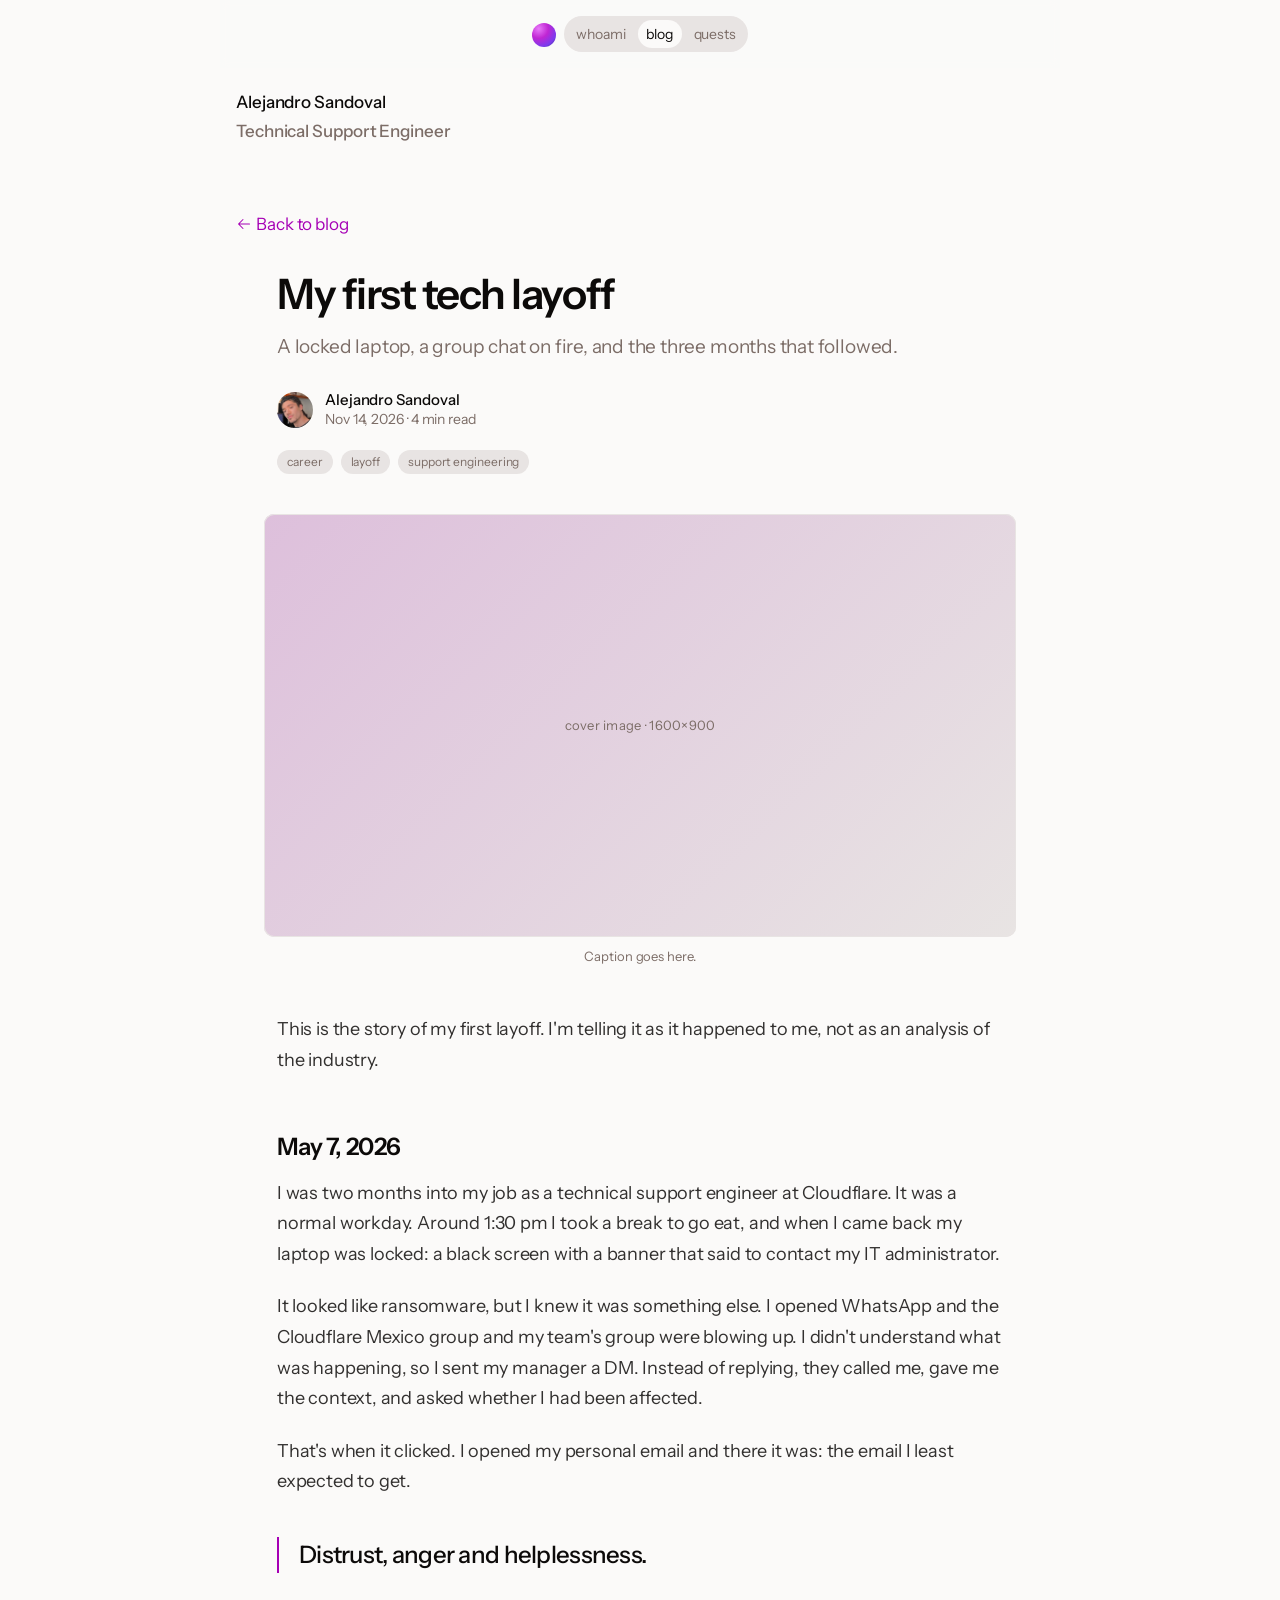
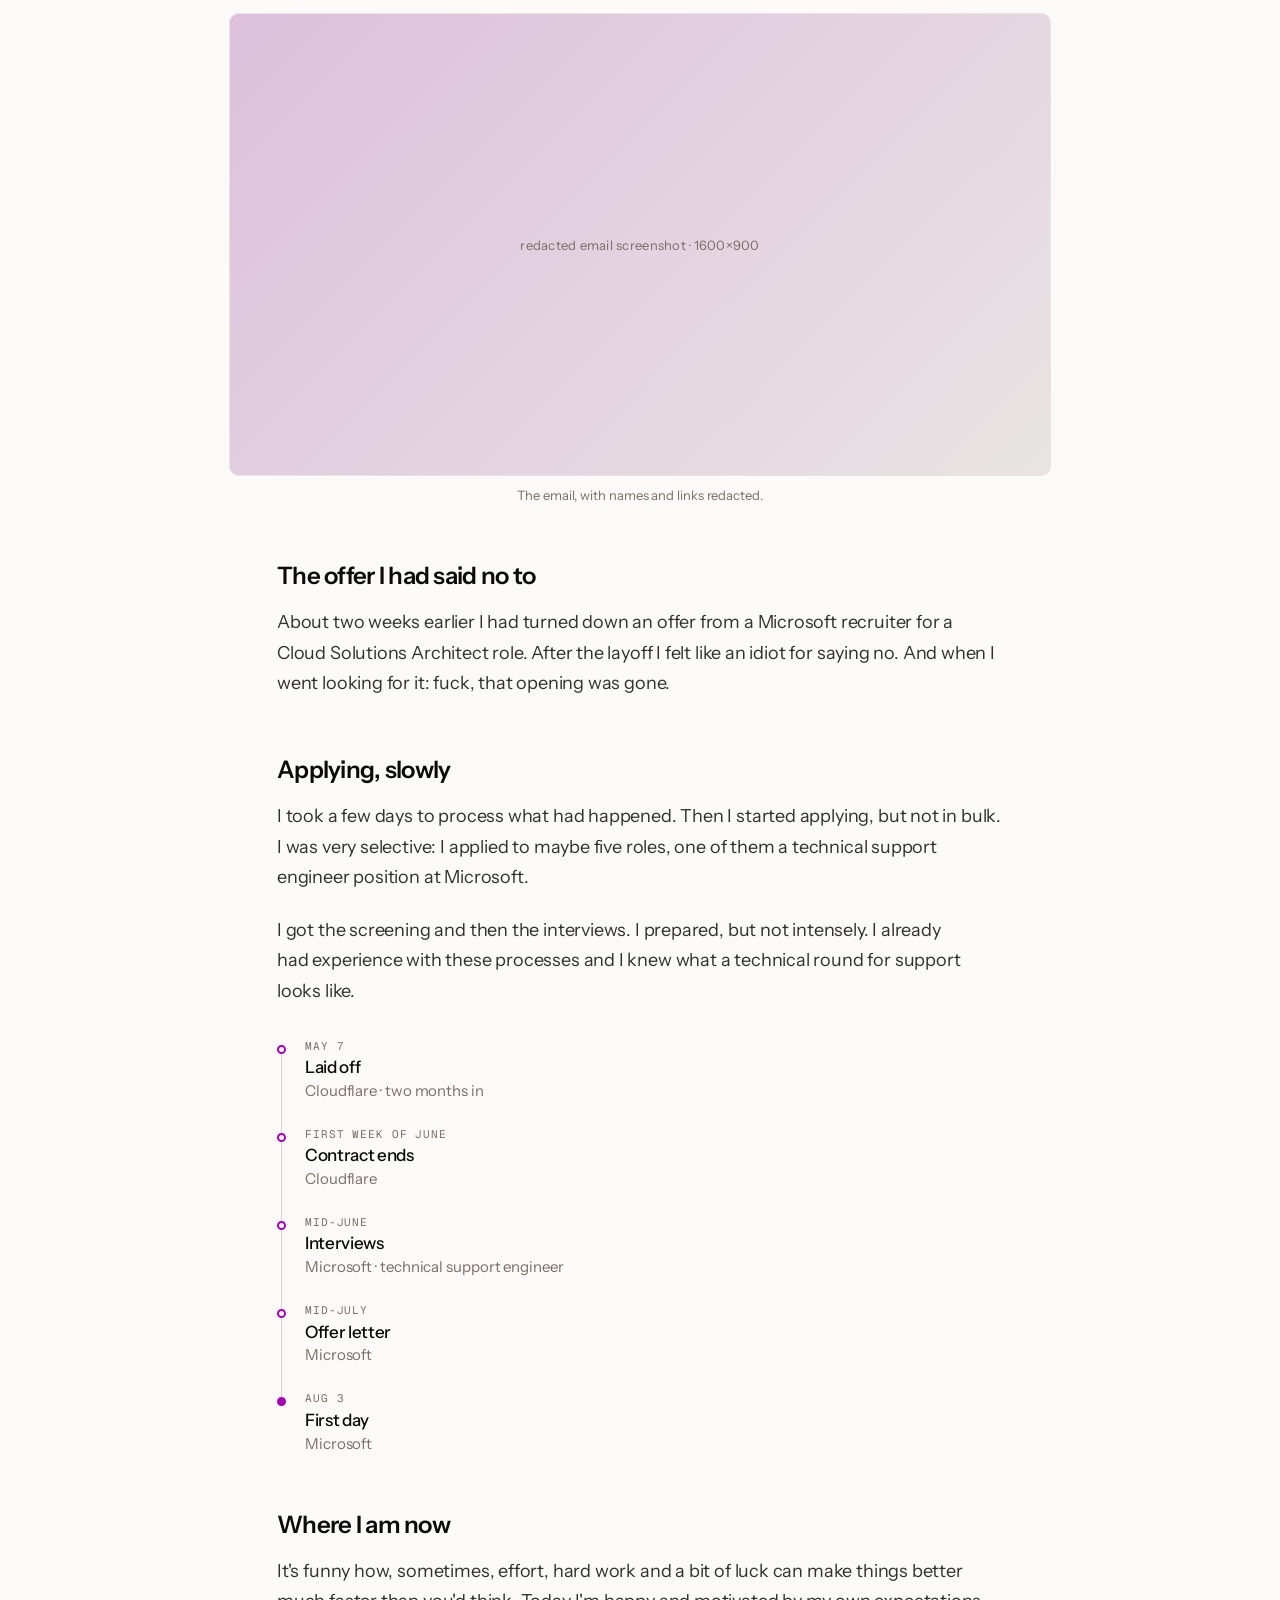
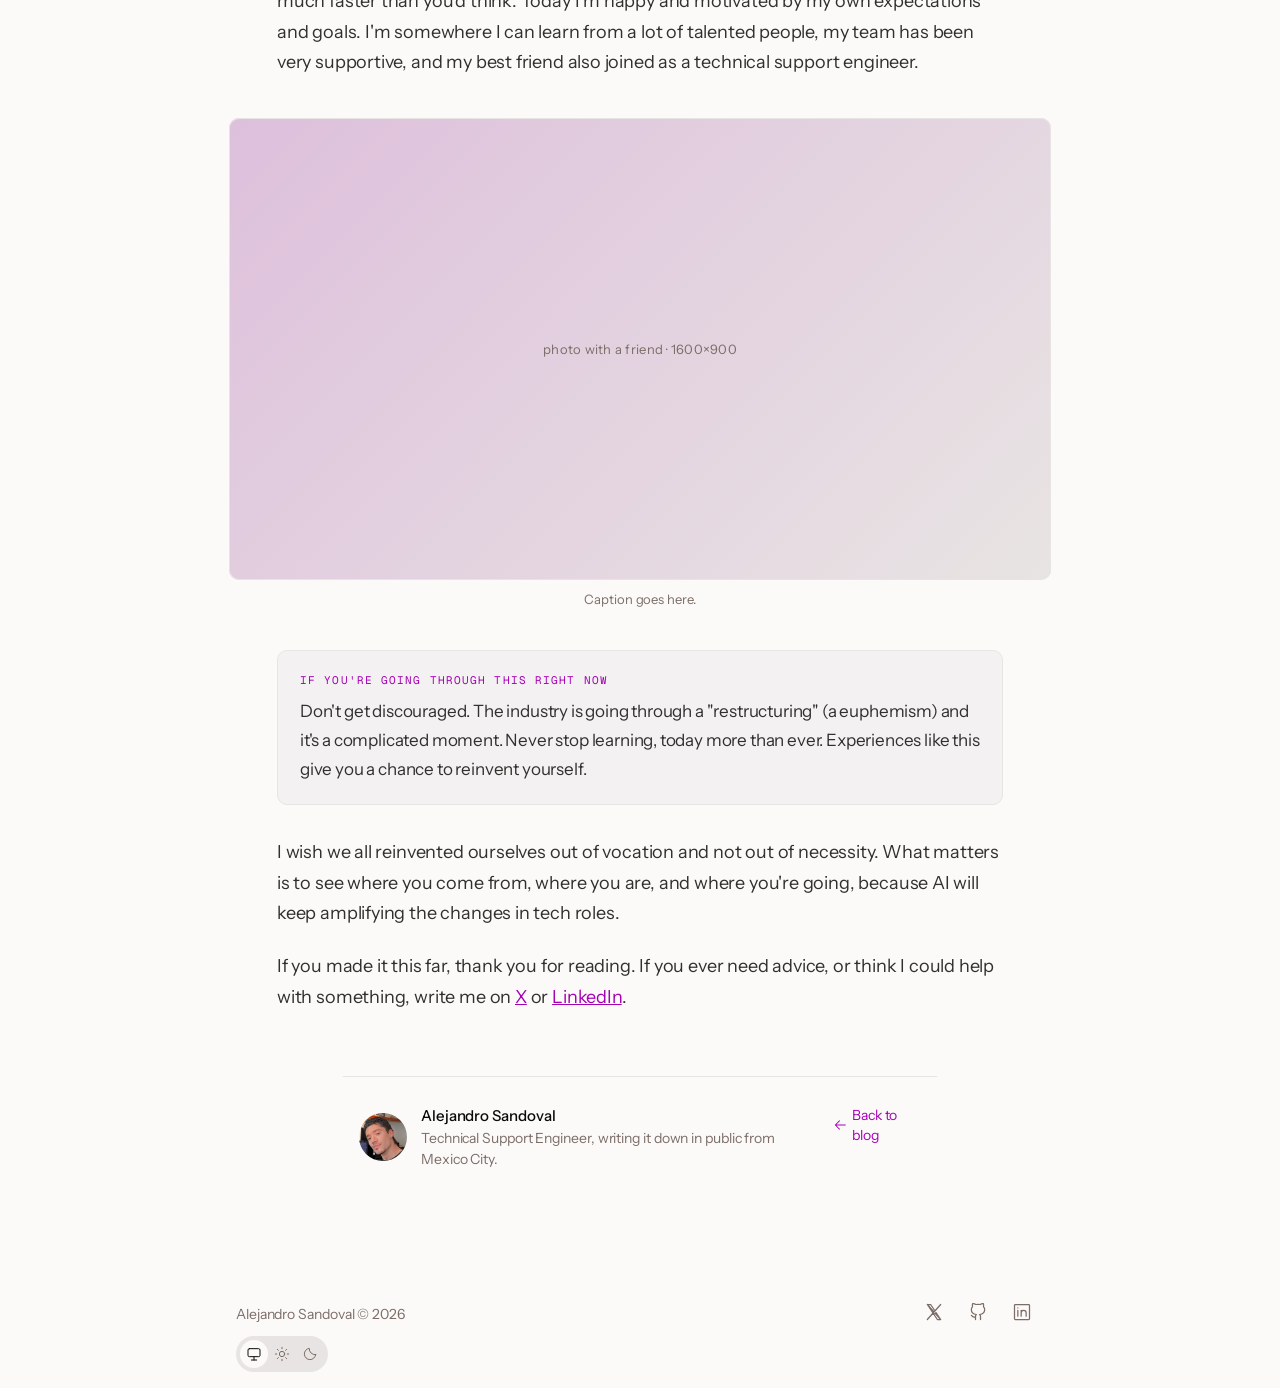
<file: post-my-first-layoff.html>
<!DOCTYPE html>
<html lang="en">
<head>
<meta charset="UTF-8">
<meta name="viewport" content="width=device-width, initial-scale=1">
<title>My first tech layoff — Alejandro Sandoval</title>
<meta name="description" content="A locked laptop, a group chat on fire, and the three months that followed. What it was like to be laid off from Cloudflare, and what came after.">
<link rel="canonical" href="https://sandeval.dev/post-my-first-layoff">
<link rel="alternate" type="application/rss+xml" title="Alejandro Sandoval" href="/feed.xml">
<meta property="og:site_name" content="Alejandro Sandoval">
<meta property="og:type" content="article">
<meta property="og:title" content="My first tech layoff — Alejandro Sandoval">
<meta property="og:description" content="A locked laptop, a group chat on fire, and the three months that followed. What it was like to be laid off from Cloudflare, and what came after.">
<meta property="og:url" content="https://sandeval.dev/post-my-first-layoff">
<meta property="og:image" content="https://sandeval.dev/assets/me.jpg">
<meta name="twitter:card" content="summary">
<meta property="article:published_time" content="2026-11-14">
<meta property="article:author" content="Alejandro Sandoval">
<link rel="preconnect" href="https://fonts.googleapis.com">
<link rel="preconnect" href="https://fonts.gstatic.com" crossorigin>
<link href="https://fonts.googleapis.com/css2?family=Instrument+Sans:ital,wght@0,400..700;1,400..700&family=Geist+Mono:wght@300..600&display=swap" rel="stylesheet">
<link rel="stylesheet" href="styles.css">
<script src="site.js"></script>
</head>
<body>
<div class="read-progress" id="read-progress" aria-hidden="true"></div>

<a class="skip-link" href="#main">Skip to content</a>
<nav class="nav" id="nav" aria-label="Main navigation">
  <div class="nav-in">
    <a class="brand" href="/" aria-label="Alejandro Sandoval — home"><span class="brand-dot" aria-hidden="true"></span></a>
    <div class="nav-links">
      <a href="/">whoami</a>
      <a href="/blog" aria-current="page">blog</a>
      <a href="/quests">quests</a>
    </div>
  </div>
</nav>

<header class="site-header">
  <a href="/">Alejandro Sandoval</a>
  <p>Technical Support Engineer</p>
</header>

<main id="main" tabindex="-1">

  <a class="post-back" href="/blog"><svg viewBox="0 0 256 256" width="16" height="16" fill="currentColor" aria-hidden="true"><path d="M224,128a8,8,0,0,1-8,8H59.31l58.35,58.34a8,8,0,0,1-11.32,11.32l-72-72a8,8,0,0,1,0-11.32l72-72a8,8,0,0,1,11.32,11.32L59.31,120H216A8,8,0,0,1,224,128Z"/></svg><span>Back to blog</span></a>

  <article class="post">
    <header class="post-head">
      <h1 class="post-title">My first tech layoff</h1>
      <p class="post-dek">A locked laptop, a group chat on fire, and the three months that followed.</p>
      <div class="post-by">
        <img src="assets/me.jpg" alt="" width="36" height="36">
        <div>
          <strong>Alejandro Sandoval</strong>
          <span><time datetime="2026-11-14">Nov 14, 2026</time> · 4 min read</span>
        </div>
      </div>
      <ul class="post-tags" aria-label="Tags">
        <li>career</li><li>layoff</li><li>support engineering</li>
      </ul>
    </header>

    <!-- PORTADA: foto tuya (por ejemplo tu laptop o tu setup). Cambia el fig-box por
         <img src="assets/layoff-cover.jpg" alt="describe la foto" width="1600" height="900"> -->
    <figure class="post-cover">
      <div class="fig-box"><span>cover image · 1600×900</span></div>
      <figcaption>Caption goes here.</figcaption>
    </figure>

    <div class="post-body">
      <p>This is the story of my first layoff. I'm telling it as it happened to me, not as an analysis of the industry.</p>

      <h2>May 7, 2026</h2>
      <p>I was two months into my job as a technical support engineer at Cloudflare. It was a normal workday. Around 1:30 pm I took a break to go eat, and when I came back my laptop was locked: a black screen with a banner that said to contact my IT administrator.</p>
      <p>It looked like ransomware, but I knew it was something else. I opened WhatsApp and the Cloudflare Mexico group and my team's group were blowing up. I didn't understand what was happening, so I sent my manager a DM. Instead of replying, they called me, gave me the context, and asked whether I had been affected.</p>
      <p>That's when it clicked. I opened my personal email and there it was: the email I least expected to get.</p>

      <blockquote class="pullquote">Distrust, anger and helplessness.</blockquote>

      <!-- IMAGEN: captura del correo, SOLO después de revisar el NDA y tachando nombres, links y datos internos.
           Cambia el fig-box por <img src="assets/layoff-email.jpg" alt="Redacted layoff email" width="1600" height="900"> -->
      <figure class="post-fig">
        <div class="fig-box"><span>redacted email screenshot · 1600×900</span></div>
        <figcaption>The email, with names and links redacted.</figcaption>
      </figure>

      <h2>The offer I had said no to</h2>
      <p>About two weeks earlier I had turned down an offer from a Microsoft recruiter for a Cloud Solutions Architect role. After the layoff I felt like an idiot for saying no. And when I went looking for it: fuck, that opening was gone.</p>

      <h2>Applying, slowly</h2>
      <p>I took a few days to process what had happened. Then I started applying, but not in bulk. I was very selective: I applied to maybe five roles, one of them a technical support engineer position at Microsoft.</p>
      <p>I got the screening and then the interviews. I prepared, but not intensely. I already had experience with these processes and I knew what a technical round for support looks like.</p>

      <ol class="timeline" aria-label="Timeline">
        <li><span class="tl-when">May 7</span><span class="tl-role">Laid off</span><span class="tl-org">Cloudflare · two months in</span></li>
        <li><span class="tl-when">First week of June</span><span class="tl-role">Contract ends</span><span class="tl-org">Cloudflare</span></li>
        <li><span class="tl-when">Mid-June</span><span class="tl-role">Interviews</span><span class="tl-org">Microsoft · technical support engineer</span></li>
        <li><span class="tl-when">Mid-July</span><span class="tl-role">Offer letter</span><span class="tl-org">Microsoft</span></li>
        <li><span class="tl-when">Aug 3</span><span class="tl-role">First day</span><span class="tl-org">Microsoft</span></li>
      </ol>

      <h2>Where I am now</h2>
      <p>It's funny how, sometimes, effort, hard work and a bit of luck can make things better much faster than you'd think. Today I'm happy and motivated by my own expectations and goals. I'm somewhere I can learn from a lot of talented people, my team has been very supportive, and my best friend also joined as a technical support engineer.</p>

      <!-- IMAGEN: foto con tu mejor amigo (solo si él está de acuerdo en que salga). -->
      <figure class="post-fig">
        <div class="fig-box"><span>photo with a friend · 1600×900</span></div>
        <figcaption>Caption goes here.</figcaption>
      </figure>

      <div class="callout">
        <div class="callout-label">If you're going through this right now</div>
        <p>Don't get discouraged. The industry is going through a "restructuring" (a euphemism) and it's a complicated moment. Never stop learning, today more than ever. Experiences like this give you a chance to reinvent yourself.</p>
      </div>

      <p>I wish we all reinvented ourselves out of vocation and not out of necessity. What matters is to see where you come from, where you are, and where you're going, because AI will keep amplifying the changes in tech roles.</p>

      <p>If you made it this far, thank you for reading. If you ever need advice, or think I could help with something, write me on <a href="https://x.com/0xsandeval" target="_blank" rel="noopener">X</a> or <a href="https://www.linkedin.com/in/sandeval/" target="_blank" rel="noopener">LinkedIn</a>.</p>
    </div>

    <footer class="post-foot">
      <div class="post-author">
        <img src="assets/me.jpg" alt="" width="48" height="48">
        <p><strong>Alejandro Sandoval</strong><br>Technical Support Engineer, writing it down in public from Mexico City.</p>
      </div>
      <a class="post-back" href="/blog"><svg viewBox="0 0 256 256" width="16" height="16" fill="currentColor" aria-hidden="true"><path d="M224,128a8,8,0,0,1-8,8H59.31l58.35,58.34a8,8,0,0,1-11.32,11.32l-72-72a8,8,0,0,1,0-11.32l72-72a8,8,0,0,1,11.32,11.32L59.31,120H216A8,8,0,0,1,224,128Z"/></svg><span>Back to blog</span></a>
    </footer>
  </article>

</main>

<footer>
  <div class="footer-info">
    <span>Alejandro Sandoval © 2026</span>
    <div class="theme-picker" role="group" aria-label="Theme preference">
      <button class="icon-btn" type="button" data-theme-choice="system" aria-label="System theme" aria-pressed="true" title="System theme"><svg viewBox="0 0 24 24" aria-hidden="true"><rect x="3" y="4" width="18" height="12" rx="2"/><path d="M8 21h8m-4-5v5"/></svg></button>
      <button class="icon-btn" type="button" data-theme-choice="light" aria-label="Light theme" aria-pressed="false" title="Light theme"><svg viewBox="0 0 24 24" aria-hidden="true"><circle cx="12" cy="12" r="4"/><path d="M12 2v2m0 16v2M2 12h2m16 0h2M5 5l1.5 1.5m11 11L19 19M5 19l1.5-1.5m11-11L19 5"/></svg></button>
      <button class="icon-btn" type="button" data-theme-choice="dark" aria-label="Dark theme" aria-pressed="false" title="Dark theme"><svg viewBox="0 0 24 24" aria-hidden="true"><path d="M20.5 13A8.5 8.5 0 0 1 11 3.5 8.5 8.5 0 1 0 20.5 13Z"/></svg></button>
    </div>
  </div>
  <div class="foot-links" aria-label="Contact and social links">
    <a class="icon-btn" href="https://x.com/0xsandeval" target="_blank" rel="noopener" aria-label="X" title="X"><svg viewBox="0 0 24 24" aria-hidden="true"><path d="m4 3 16 18M20 3 4 21M4 3h4l12 18h-4Z"/></svg></a>
    <a class="icon-btn" href="https://github.com/sandeval" target="_blank" rel="noopener" aria-label="GitHub" title="GitHub"><svg viewBox="0 0 24 24" aria-hidden="true"><path d="M9 21v-3c-4 1-4-2-5-2m11 5v-4c0-1-.5-1.5-1-2 3-.4 6-1.5 6-6a5 5 0 0 0-1.5-3.5 5 5 0 0 0-.1-3.5S17 1.5 14.5 3a13 13 0 0 0-5 0C7 1.5 5.6 2 5.6 2a5 5 0 0 0-.1 3.5A5 5 0 0 0 4 9c0 4.5 3 5.6 6 6-.5.5-1 1-1 2"/></svg></a>
    <a class="icon-btn" href="https://www.linkedin.com/in/sandeval/" target="_blank" rel="noopener" aria-label="LinkedIn" title="LinkedIn"><svg viewBox="0 0 24 24" aria-hidden="true"><rect x="3" y="3" width="18" height="18" rx="1"/><path d="M7 10v7m0-10v.1M11 17v-7m0 3a3 3 0 0 1 6 0v4"/></svg></a>
  </div>
</footer>

</body>
</html>
</file>
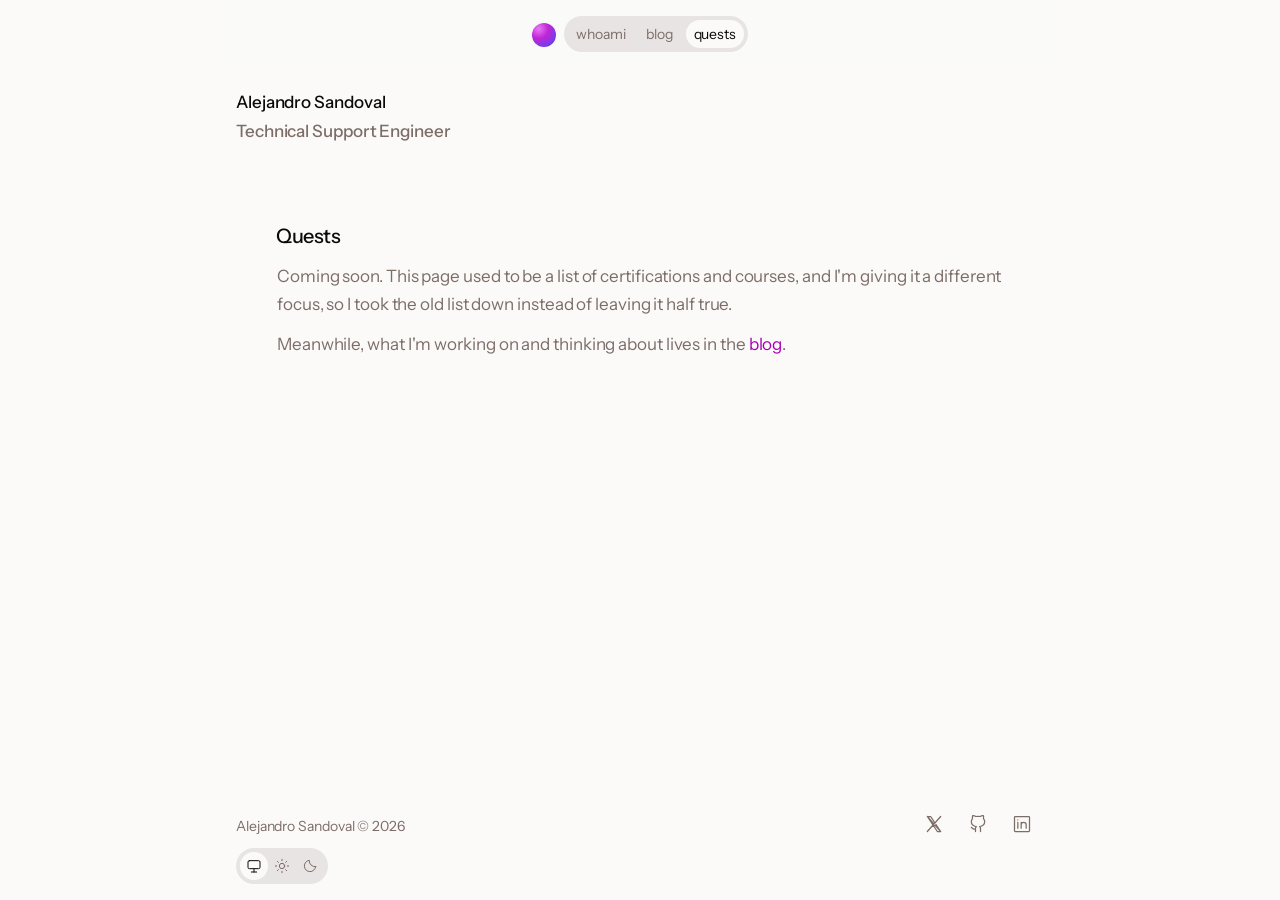
<file: quests.html>
<!DOCTYPE html>
<html lang="en">
<head>
<meta charset="UTF-8">
<meta name="viewport" content="width=device-width, initial-scale=1">
<title>Quests — Alejandro Sandoval</title>
<meta name="description" content="Quests is being rebuilt with a new focus. Coming soon.">
<link rel="canonical" href="https://sandeval.dev/quests">
<link rel="alternate" type="application/rss+xml" title="Alejandro Sandoval" href="/feed.xml">
<meta property="og:site_name" content="Alejandro Sandoval">
<meta property="og:type" content="website">
<meta property="og:title" content="Quests — Alejandro Sandoval">
<meta property="og:description" content="Quests is being rebuilt with a new focus. Coming soon.">
<meta property="og:url" content="https://sandeval.dev/quests">
<meta property="og:image" content="https://sandeval.dev/assets/me.jpg">
<meta name="twitter:card" content="summary">
<link rel="preconnect" href="https://fonts.googleapis.com">
<link rel="preconnect" href="https://fonts.gstatic.com" crossorigin>
<link href="https://fonts.googleapis.com/css2?family=Instrument+Sans:ital,wght@0,400..700;1,400..700&family=Geist+Mono:wght@300..600&display=swap" rel="stylesheet">
<link rel="stylesheet" href="styles.css">
<script src="site.js"></script>
</head>
<body>

<a class="skip-link" href="#main">Skip to content</a>
<nav class="nav" id="nav" aria-label="Main navigation">
  <div class="nav-in">
    <a class="brand" href="/" aria-label="Alejandro Sandoval — home"><span class="brand-dot" aria-hidden="true"></span></a>
    <div class="nav-links">
      <a href="/">whoami</a>
      <a href="/blog">blog</a>
      <a href="/quests" aria-current="page">quests</a>
    </div>
  </div>
</nav>

<header class="site-header">
  <a href="/">Alejandro Sandoval</a>
  <p>Technical Support Engineer</p>
</header>

<main id="main" tabindex="-1">

  <h1>Quests</h1>
  <div class="prose">
    <p>Coming soon. This page used to be a list of certifications and courses, and I'm giving it a different focus, so I took the old list down instead of leaving it half true.</p>
    <p>Meanwhile, what I'm working on and thinking about lives in the <a class="link" href="/blog">blog</a>.</p>
  </div>

</main>

<footer>
  <div class="footer-info">
    <span>Alejandro Sandoval © 2026</span>
    <div class="theme-picker" role="group" aria-label="Theme preference">
      <button class="icon-btn" type="button" data-theme-choice="system" aria-label="System theme" aria-pressed="true" title="System theme"><svg viewBox="0 0 24 24" aria-hidden="true"><rect x="3" y="4" width="18" height="12" rx="2"/><path d="M8 21h8m-4-5v5"/></svg></button>
      <button class="icon-btn" type="button" data-theme-choice="light" aria-label="Light theme" aria-pressed="false" title="Light theme"><svg viewBox="0 0 24 24" aria-hidden="true"><circle cx="12" cy="12" r="4"/><path d="M12 2v2m0 16v2M2 12h2m16 0h2M5 5l1.5 1.5m11 11L19 19M5 19l1.5-1.5m11-11L19 5"/></svg></button>
      <button class="icon-btn" type="button" data-theme-choice="dark" aria-label="Dark theme" aria-pressed="false" title="Dark theme"><svg viewBox="0 0 24 24" aria-hidden="true"><path d="M20.5 13A8.5 8.5 0 0 1 11 3.5 8.5 8.5 0 1 0 20.5 13Z"/></svg></button>
    </div>
  </div>
  <div class="foot-links" aria-label="Contact and social links">
    <a class="icon-btn" href="https://x.com/0xsandeval" target="_blank" rel="noopener" aria-label="X" title="X"><svg viewBox="0 0 24 24" aria-hidden="true"><path d="m4 3 16 18M20 3 4 21M4 3h4l12 18h-4Z"/></svg></a>
    <a class="icon-btn" href="https://github.com/sandeval" target="_blank" rel="noopener" aria-label="GitHub" title="GitHub"><svg viewBox="0 0 24 24" aria-hidden="true"><path d="M9 21v-3c-4 1-4-2-5-2m11 5v-4c0-1-.5-1.5-1-2 3-.4 6-1.5 6-6a5 5 0 0 0-1.5-3.5 5 5 0 0 0-.1-3.5S17 1.5 14.5 3a13 13 0 0 0-5 0C7 1.5 5.6 2 5.6 2a5 5 0 0 0-.1 3.5A5 5 0 0 0 4 9c0 4.5 3 5.6 6 6-.5.5-1 1-1 2"/></svg></a>
    <a class="icon-btn" href="https://www.linkedin.com/in/sandeval/" target="_blank" rel="noopener" aria-label="LinkedIn" title="LinkedIn"><svg viewBox="0 0 24 24" aria-hidden="true"><rect x="3" y="3" width="18" height="18" rx="1"/><path d="M7 10v7m0-10v.1M11 17v-7m0 3a3 3 0 0 1 6 0v4"/></svg></a>
  </div>
</footer>

</body>
</html>
</file>
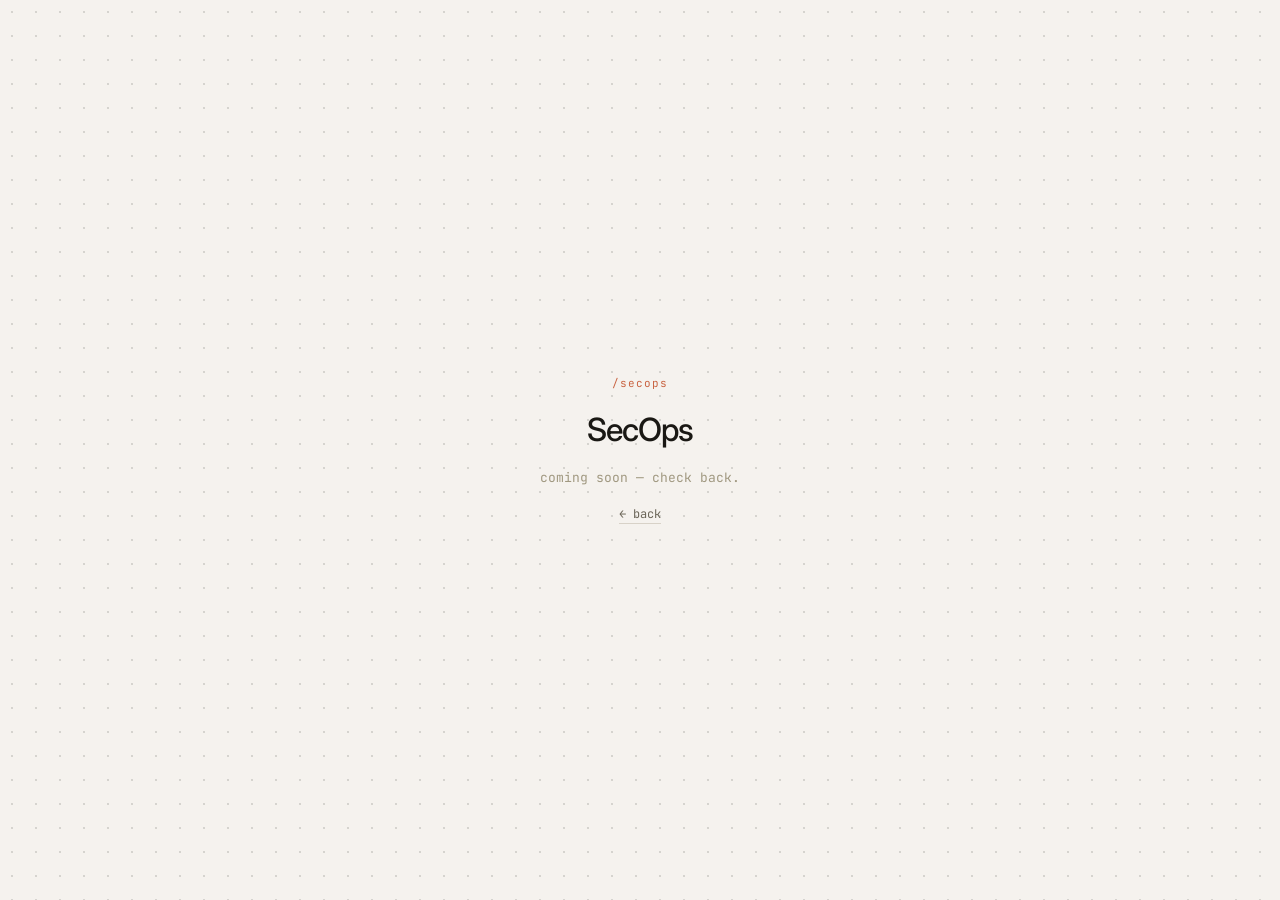
<file: secops.html>
<!DOCTYPE html>
<html lang="en">
<head>
  <meta charset="UTF-8">
  <meta name="viewport" content="width=device-width, initial-scale=1.0">
  <title>SecOps · sandeval</title>
  <link rel="preconnect" href="https://fonts.googleapis.com">
  <link href="https://fonts.googleapis.com/css2?family=Inter:wght@300;400;500&family=JetBrains+Mono:wght@400&display=swap" rel="stylesheet">
  <style>
    *, *::before, *::after { box-sizing: border-box; margin: 0; padding: 0; }
    :root {
      --bg: #f5f2ee; --border: #d8d2c8; --text: #1a1814;
      --text2: #6b6558; --text3: #a09880; --accent: #c96442;
    }
    body {
      font-family: 'Inter', sans-serif;
      background-color: var(--bg);
      background-image: radial-gradient(rgba(26,24,20,0.14) 1.4px, transparent 1.4px);
      background-size: 24px 24px;
      color: var(--text);
      min-height: 100vh;
      display: flex;
      align-items: center;
      justify-content: center;
    }
    .wrap {
      text-align: center;
      display: flex;
      flex-direction: column;
      align-items: center;
      gap: 20px;
    }
    .slug {
      font-family: 'JetBrains Mono', monospace;
      font-size: 11px;
      color: var(--accent);
      letter-spacing: 0.08em;
    }
    h1 {
      font-size: 32px;
      font-weight: 500;
      letter-spacing: -1px;
      color: var(--text);
    }
    p {
      font-size: 13px;
      color: var(--text3);
      font-family: 'JetBrains Mono', monospace;
    }
    a {
      font-size: 12px;
      color: var(--text2);
      text-decoration: none;
      font-family: 'JetBrains Mono', monospace;
      border-bottom: 0.5px solid var(--border);
      padding-bottom: 1px;
      transition: color 0.15s, border-color 0.15s;
    }
    a:hover { color: var(--accent); border-color: var(--accent); }
  </style>
</head>
<body>
  <div class="wrap">
    <span class="slug">/secops</span>
    <h1>SecOps</h1>
    <p>coming soon — check back.</p>
    <a href="/">← back</a>
  </div>
</body>
</html>
</file>
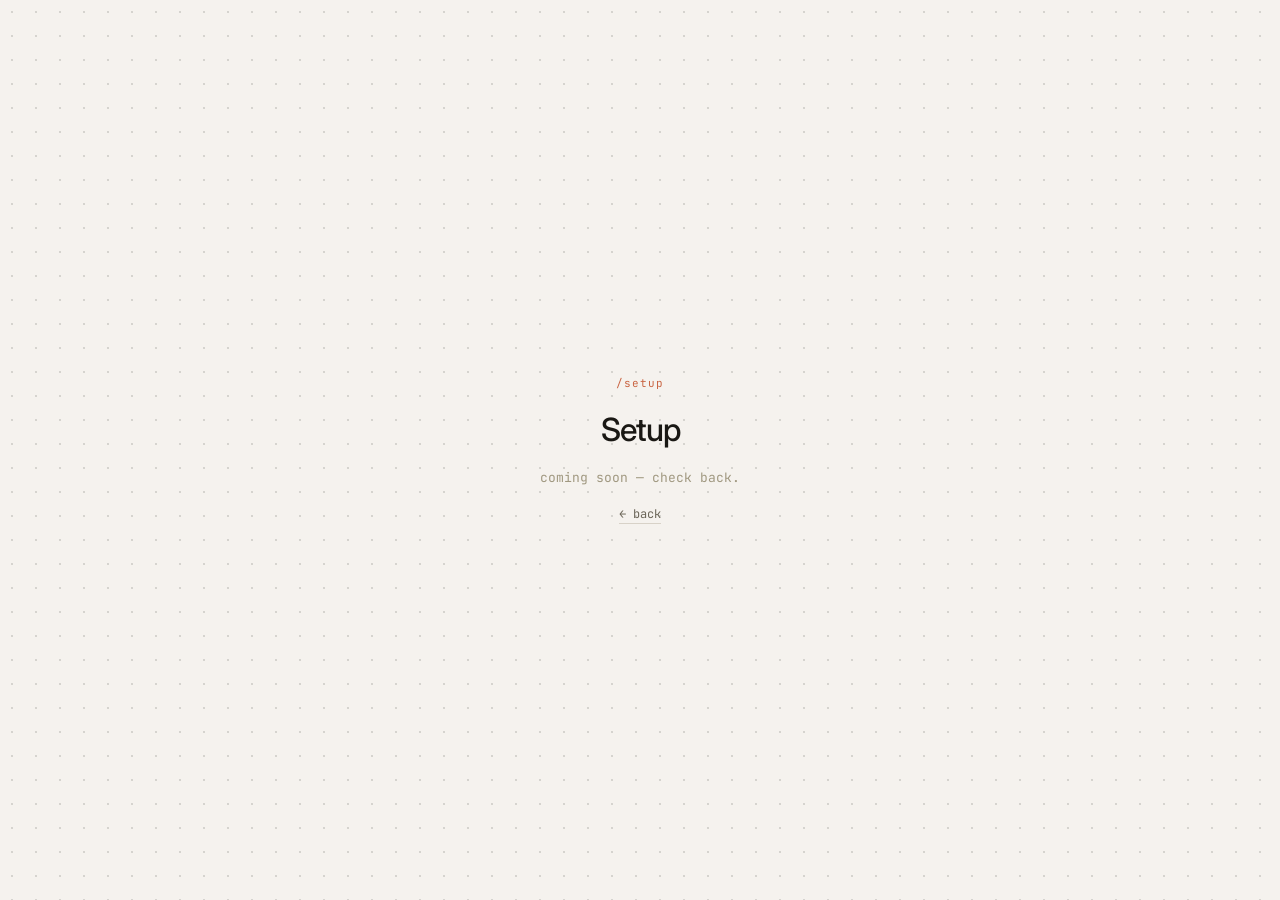
<file: setup.html>
<!DOCTYPE html>
<html lang="en">
<head>
  <meta charset="UTF-8">
  <meta name="viewport" content="width=device-width, initial-scale=1.0">
  <title>Setup · sandeval</title>
  <link rel="preconnect" href="https://fonts.googleapis.com">
  <link href="https://fonts.googleapis.com/css2?family=Inter:wght@300;400;500&family=JetBrains+Mono:wght@400&display=swap" rel="stylesheet">
  <style>
    *, *::before, *::after { box-sizing: border-box; margin: 0; padding: 0; }
    :root {
      --bg: #f5f2ee; --border: #d8d2c8; --text: #1a1814;
      --text2: #6b6558; --text3: #a09880; --accent: #c96442;
    }
    body {
      font-family: 'Inter', sans-serif;
      background-color: var(--bg);
      background-image: radial-gradient(rgba(26,24,20,0.14) 1.4px, transparent 1.4px);
      background-size: 24px 24px;
      color: var(--text);
      min-height: 100vh;
      display: flex;
      align-items: center;
      justify-content: center;
    }
    .wrap {
      text-align: center;
      display: flex;
      flex-direction: column;
      align-items: center;
      gap: 20px;
    }
    .slug {
      font-family: 'JetBrains Mono', monospace;
      font-size: 11px;
      color: var(--accent);
      letter-spacing: 0.08em;
    }
    h1 {
      font-size: 32px;
      font-weight: 500;
      letter-spacing: -1px;
      color: var(--text);
    }
    p {
      font-size: 13px;
      color: var(--text3);
      font-family: 'JetBrains Mono', monospace;
    }
    a {
      font-size: 12px;
      color: var(--text2);
      text-decoration: none;
      font-family: 'JetBrains Mono', monospace;
      border-bottom: 0.5px solid var(--border);
      padding-bottom: 1px;
      transition: color 0.15s, border-color 0.15s;
    }
    a:hover { color: var(--accent); border-color: var(--accent); }
  </style>
</head>
<body>
  <div class="wrap">
    <span class="slug">/setup</span>
    <h1>Setup</h1>
    <p>coming soon — check back.</p>
    <a href="/">← back</a>
  </div>
</body>
</html>
</file>
<file: styles.css>
/* ============================================================
   sandeval.dev — sistema de diseño
   Estructura y proporciones inspiradas en portafolios editoriales
   de columna única. Identidad propia: magenta + 35mm.
   ============================================================ */

:root {
  --bg:            #fbfaf9;
  --fg:            #0c0a09;
  --muted:         #7c6d67;
  --faint:         #786c67;
  --border:        #e8e4e3;
  --accent:        #e8e4e3;
  --border-strong: #d8d2d0;
  --highlight:     #a600b5;   /* ← único token de identidad. Cámbialo aquí y cambia todo el sitio. */
  --surface:       #f3f1f1;
  --strip:         #1d1816;
  --ok:            #4a7c59;

  --max:     840px;   /* contenedor (max-w-210) */
  --gutter:  16px;
  --measure: 66ch;    /* medida de lectura */
  --nav-h:   68px;
  color-scheme: light;
}

[data-theme="dark"] {
  --bg:            #0c0a09;
  --fg:            #fbfaf9;
  --muted:         #aba09c;
  --faint:         #a49790;
  --border:        #ffffff1a;
  --accent:        #2b2422;
  --border-strong: #ffffff2e;
  --highlight:     #e12afb;
  --surface:       #1d1816;
  --strip:         #f3f1f1;
  --ok:            #7fa98b;
  color-scheme: dark;
}

*, *::before, *::after { box-sizing: border-box; margin: 0; padding: 0; }

html {
  scroll-behavior: smooth;
  -webkit-text-size-adjust: 100%;
}

body {
  font-family: 'Instrument Sans', ui-sans-serif, system-ui, sans-serif;
  font-size: 17px;          /* 1.0625rem */
  line-height: 1.7;
  letter-spacing: -.005em;
  padding-top: 88px;       /* pt-22 */
  padding-bottom: 16px;
  background: var(--bg);
  color: var(--fg);
  -webkit-font-smoothing: antialiased;
  -moz-osx-font-smoothing: grayscale;
  min-height: 100dvh;
  display: flex;
  flex-direction: column;
  transition: background .2s ease, color .2s ease;
}

::selection { background: var(--highlight); color: #fff; }

.mono {
  font-family: 'Geist Mono', ui-monospace, 'JetBrains Mono', monospace;
  font-feature-settings: 'tnum' 1;
}

/* ───────────────────────── nav ───────────────────────── */

.nav {
  position: fixed;
  top: 0;
  left: 50%;
  transform: translateX(-50%);
  width: min(100%, var(--max));
  z-index: 60;
  background: color-mix(in oklab, var(--bg) 80%, transparent);
  backdrop-filter: blur(4px);
  -webkit-backdrop-filter: blur(4px);
}

.nav-in {
  padding: 16px;
  display: flex;
  align-items: center;
  justify-content: center;
  gap: 8px;
}

.brand { display: block; flex-shrink: 0; margin-top: 2px; }
.brand-dot {
  display: block;
  width: 24px; height: 24px;
  border-radius: 50%;
  background: radial-gradient(circle at 28% 24%, rgb(232 121 249) 0%, rgb(192 38 211) 38%, rgb(124 58 237) 72%, rgb(49 46 129) 100%);
}

.nav-links {
  display: flex;
  align-items: center;
  justify-content: center;
  gap: 4px;
  padding: 4px;
  border-radius: 999px;
  background: var(--accent);
}
.nav-links a {
  font-size: 14px;
  line-height: 20px;
  color: var(--muted);
  text-decoration: none;
  padding: 4px 8px;
  min-width: 44px;
  text-align: center;
  border-radius: 999px;
  transition: color .15s, background .15s;
}
.nav-links a:hover { color: var(--fg); }
.nav-links a[aria-current="page"] { color: var(--fg); background: var(--bg); }

.icon-btn {
  width: 44px; height: 44px;
  display: flex; align-items: center; justify-content: center;
  border: 0; background: transparent; cursor: pointer;
  border-radius: 6px;
  color: var(--muted);
  text-decoration: none;
  transition: color .15s, background .15s;
}
.icon-btn:hover { color: var(--fg); background: var(--surface); }
.icon-btn svg {
  width: 20px; height: 20px;
  fill: none;
  stroke: currentColor;
  stroke-width: 1.5;
  stroke-linecap: round;
  stroke-linejoin: round;
}

:focus-visible { outline: 2px solid var(--highlight); outline-offset: 4px; }
.skip-link {
  position: fixed;
  top: 8px;
  left: 16px;
  z-index: 100;
  padding: 8px 12px;
  background: var(--bg);
  color: var(--fg);
  transform: translateY(-160%);
}
.skip-link:focus { transform: translateY(0); }

.site-header {
  width: 100%;
  max-width: var(--max);
  margin: 0 auto 64px;
  padding: 0 var(--gutter);
  font-size: 17px;
  line-height: 1.7;
  font-weight: 500;
  display: flex;
  flex-direction: column;
}
.site-header a { color: var(--fg); text-decoration: none; }
.site-header p { color: var(--muted); margin: 0; max-width: none; }

/* ───────────────────────── layout ───────────────────────── */

main {
  flex: 1;
  max-width: var(--max);
  width: 100%;
  margin: 0 auto;
  padding: 0 var(--gutter);
  min-width: 0;
  scroll-margin-top: 88px;
  animation: page-in .3s cubic-bezier(.65, .05, .36, 1) both;
}
@keyframes page-in {
  from { transform: translateY(7px); filter: blur(2px); }
  to   { transform: translateY(0);   filter: blur(0); }
}

.measure { max-width: var(--measure); }

/* ───────────────────────── retrato ───────────────────────── */

.portrait-wrap { width: 100%; max-width: 752px; margin: 0 auto 40px; }
.portrait {
  position: relative;
  isolation: isolate;
  width: 160px;
  aspect-ratio: 1;
}
.portrait-glow {
  position: absolute;
  inset: 0;
  width: 100%; height: 100%;
  object-fit: cover;
  transform: scale(1.05);
  border-radius: 6px;
  filter: blur(16px) saturate(1.5);
  opacity: .65;
  pointer-events: none;
}
.portrait-img {
  position: relative;
  z-index: 1;
  width: 100%; height: 100%;
  object-fit: cover;
  border-radius: 6px;
  display: block;
}
/* marcador mientras no hay foto real */
.portrait-empty {
  position: relative;
  z-index: 1;
  width: 100%; height: 100%;
  border-radius: 6px;
  background: var(--accent);
  display: flex; align-items: center; justify-content: center;
  font-size: 14px;
  color: var(--muted);
  text-align: center;
}

/* ───────────────────────── tipografía ───────────────────────── */

/* Medidas tomadas del CSS de referencia:
   h1-h3 20/28 medium, tracking -.025em, max 56ch, centrados
   p 66ch, margin-block 12, line-height 1.65 · sección 65ch */
h1 {
  font-size: 20px;
  line-height: 1.4;
  font-weight: 500;
  letter-spacing: -.025em;
  text-wrap: balance;
  width: 100%;
  max-width: 56ch;
  margin: 12px auto;
}

.prose p, main > p {
  color: var(--muted);
  text-wrap: pretty;
  width: 100%;
  max-width: 66ch;
  margin: 12px auto;
  line-height: 1.65;
}

a.link {
  color: var(--highlight);
  text-decoration: none;
  display: inline-flex;
  align-items: center;
  gap: 1px;
}
a.link:hover { text-decoration: underline; text-underline-offset: 2px; }
a.link svg { width: 1em; height: 1em; fill: currentColor; }

a.dashed {
  color: var(--fg);
  text-decoration: underline;
  text-decoration-style: dashed;
  text-underline-offset: 3px;
  text-decoration-thickness: 1px;
}
a.dashed:hover { color: var(--highlight); }

/* ───────────────────────── secciones ───────────────────────── */

.section {
  width: 100%;
  max-width: 65ch;
  margin: 80px auto 0;
  border-top: 1px solid var(--border);
  padding-top: 32px;
}
.section-head {
  display: flex;
  align-items: baseline;
  justify-content: space-between;
  gap: 16px;
  margin-bottom: 16px;
}
.section-head h2 {
  font-size: 20px;
  line-height: 1.4;
  font-weight: 500;
  letter-spacing: -.025em;
  margin: 0;
  max-width: none;
}
.section-meta {
  font-size: 14px;
  line-height: 1.43;
  color: var(--muted);
  text-decoration: none;
  white-space: nowrap;
  flex-shrink: 0;
  transition: color .15s;
}
a.section-meta:hover { color: var(--highlight); }

ol.list, ul.list { list-style: none; }

/* ── item de proyecto ── */
.proj {
  display: grid;
  gap: 8px;
  padding: 20px 0;
  text-decoration: none;
  color: inherit;
}
@media (min-width: 640px) {
  .proj { grid-template-columns: minmax(0,1fr) auto; align-items: center; gap: 32px; }
}
.proj-title {
  display: flex;
  align-items: center;
  gap: 8px;
}
.proj-title h3 {
  font-size: 18px;
  line-height: 1.555;
  font-weight: 500;
  letter-spacing: -.025em;
  margin: 0;
  width: fit-content;
  transition: color .18s;
}
.proj:hover .proj-title h3 { color: var(--highlight); }
.proj-title svg {
  width: 19px; height: 19px;
  fill: currentColor;
  color: var(--faint);
  transition: transform .2s, color .2s;
}
.proj:hover .proj-title svg {
  transform: translate(2px,-2px);
  color: var(--fg);
}
.proj p {
  font-size: 14px;
  line-height: 1.43;
  color: var(--muted);
  margin: 4px 0 0;
  max-width: 100%;
}

/* ── item de nota / post ── */
.note {
  display: flex;
  align-items: center;
  gap: 8px;
  width: 100%;
}
.note a {
  display: block;
  padding: 8px 0;
  text-decoration: none;
  flex: 1;
  min-width: 0;
}
.note h3 {
  font-size: 16px;
  line-height: 1.5;
  font-weight: 400;
  letter-spacing: -.025em;
  color: var(--muted);
  margin: 0;
  max-width: none;
  transition: color .15s;
}
.note:hover h3 { color: var(--highlight); text-decoration: underline; text-underline-offset: 3px; }
.note > svg { width: 1em; height: 1em; fill: currentColor; color: var(--faint); flex-shrink: 0; }
.note:hover > svg { color: var(--highlight); }
.note time {
  font-family: 'Geist Mono', monospace;
  font-size: 11px;
  color: var(--faint);
  white-space: nowrap;
  letter-spacing: .04em;
}

/* ── fila de blog (página completa) ── */
.post-row {
  display: grid;
  grid-template-columns: 1fr;
  gap: 4px;
  padding: 18px 0;
  border-bottom: 1px solid var(--border);
  text-decoration: none;
  color: inherit;
}
@media (min-width: 640px) {
  .post-row { grid-template-columns: 86px minmax(0,1fr); gap: 24px; align-items: baseline; }
}
.post-row:hover h3 { color: var(--highlight); }
.post-row time {
  font-family: 'Geist Mono', monospace;
  font-size: 11.5px;
  color: var(--faint);
  letter-spacing: .04em;
}
.post-row h3 {
  font-size: 17px;
  font-weight: 500;
  letter-spacing: -.02em;
  transition: color .18s;
}
.post-row p {
  font-size: 14px;
  line-height: 1.55;
  color: var(--muted);
  margin-top: 4px;
  max-width: 58ch;
}

/* ───────────────────────── quests ───────────────────────── */

.quest {
  display: grid;
  grid-template-columns: 1fr;
  gap: 6px;
  padding: 20px 0;
  border-bottom: 1px solid var(--border);
}
@media (min-width: 640px) {
  .quest { grid-template-columns: 22px minmax(0,1fr) auto; gap: 16px; align-items: start; }
}
.quest-mark {
  width: 15px; height: 15px;
  border-radius: 4px;
  border: 1.5px solid var(--border-strong);
  margin-top: 4px;
  display: flex; align-items: center; justify-content: center;
  flex-shrink: 0;
}
.quest-mark svg { width: 10px; height: 10px; fill: #fff; opacity: 0; }
.quest.done .quest-mark { background: var(--ok); border-color: var(--ok); }
.quest.done .quest-mark svg { opacity: 1; }
.quest.active .quest-mark { border-color: var(--highlight); }
.quest.active .quest-mark::after {
  content: '';
  width: 7px; height: 7px;
  border-radius: 2px;
  background: var(--highlight);
}
.quest h3 {
  font-size: 17px;
  font-weight: 500;
  letter-spacing: -.02em;
}
.quest.done h3 { color: var(--muted); }
.quest p {
  font-size: 14px;
  line-height: 1.55;
  color: var(--muted);
  margin-top: 3px;
  max-width: 56ch;
}
.quest-meta {
  font-family: 'Geist Mono', monospace;
  font-size: 11px;
  letter-spacing: .05em;
  color: var(--faint);
  white-space: nowrap;
  text-transform: uppercase;
}
.quest-stack {
  font-family: 'Geist Mono', monospace;
  font-size: 11px;
  color: var(--faint);
  margin-top: 8px;
  letter-spacing: .04em;
}

/* barra de progreso de grupo */
.quest-progress {
  display: flex;
  align-items: center;
  gap: 10px;
  margin-bottom: 20px;
}
.qp-track {
  flex: 1;
  height: 3px;
  border-radius: 2px;
  background: var(--border);
  overflow: hidden;
}
.qp-fill { height: 100%; background: var(--highlight); border-radius: 2px; }
.qp-label {
  font-family: 'Geist Mono', monospace;
  font-size: 11px;
  color: var(--faint);
  letter-spacing: .06em;
}

/* ───────────────────────── artículo ───────────────────────── */

.article-head { margin-bottom: 40px; max-width: var(--measure); }
.draft-notice {
  border-left: 2px solid var(--highlight);
  padding: 8px 16px;
  margin-bottom: 32px;
  color: var(--muted);
  background: var(--surface);
  font-size: 14px;
}
.article-back {
  font-size: 17px;
  color: var(--highlight);
  text-decoration: none;
  display: inline-flex;
  align-items: center;
  gap: 4px;
  margin-bottom: 24px;
}
.article-back:hover { text-decoration: underline; text-underline-offset: 2px; }
.article-back svg { width: 1em; height: 1em; fill: currentColor; }

.article-meta {
  font-size: 14px;
  color: var(--muted);
  display: flex;
  flex-wrap: wrap;
  align-items: center;
  gap: 4px 12px;
}
.article-head h1 { margin-bottom: 14px; }

.article { max-width: var(--measure); }
.article p { color: var(--muted); margin-bottom: 20px; }
.article h2 {
  font-size: 21px;
  font-weight: 500;
  letter-spacing: -.02em;
  color: var(--fg);
  margin: 42px 0 14px;
}
.article ul, .article ol { margin: 0 0 20px 20px; color: var(--muted); }
.article li { margin-bottom: 8px; }
.article strong { color: var(--fg); font-weight: 600; }
.article blockquote {
  border-left: 2px solid var(--highlight);
  padding-left: 18px;
  margin: 26px 0;
  color: var(--fg);
  font-size: 17px;
}
.article code {
  font-family: 'Geist Mono', monospace;
  font-size: .88em;
  background: var(--surface);
  border: 1px solid var(--border);
  border-radius: 4px;
  padding: 1px 5px;
}
.article hr { border: 0; border-top: 1px solid var(--border); margin: 42px 0; }

/* ───────────────────────── artículo (post) ───────────────────────── */

.read-progress {
  position: fixed;
  top: 0; left: 0; right: 0;
  height: 2px;
  background: var(--highlight);
  transform-origin: 0 50%;
  transform: scaleX(0);
  z-index: 70;
}

.post-back {
  display: inline-flex;
  align-items: center;
  gap: 4px;
  color: var(--highlight);
  text-decoration: none;
  margin-bottom: 32px;
}
.post-back:hover { text-decoration: underline; text-underline-offset: 3px; }

.post-head { max-width: 66ch; margin: 0 auto 40px; }
h1.post-title {
  font-size: clamp(30px, 5.2vw, 42px);
  line-height: 1.1;
  font-weight: 600;
  letter-spacing: -.035em;
  text-wrap: balance;
  max-width: none;
  margin: 0 0 16px;
}
.post-dek {
  font-size: 19px;
  line-height: 1.5;
  letter-spacing: -.01em;
  color: var(--muted);
  text-wrap: pretty;
  margin: 0 0 28px;
}
.post-by { display: flex; align-items: center; gap: 12px; font-size: 14px; line-height: 1.4; color: var(--muted); }
.post-by strong { display: block; color: var(--fg); font-weight: 500; font-size: 15px; }
.post-by img, .post-author img { border-radius: 50%; object-fit: cover; flex-shrink: 0; }
.post-tags { list-style: none; display: flex; flex-wrap: wrap; gap: 8px; margin-top: 20px; }
.post-tags li {
  font-size: 12px;
  line-height: 1;
  padding: 6px 10px;
  border-radius: 999px;
  background: var(--accent);
  color: var(--muted);
}

.post-cover, .post-fig { margin: 0 auto 48px; }
.post-cover { max-width: 752px; }
.post-fig { margin: 40px -48px; }
.fig-box {
  aspect-ratio: 16 / 9;
  border-radius: 10px;
  display: grid;
  place-items: center;
  background: linear-gradient(135deg, color-mix(in srgb, var(--highlight) 16%, var(--accent)), var(--accent));
  box-shadow: inset 0 0 0 1px var(--border);
  overflow: hidden;
}
.fig-box span { font-size: 13px; color: var(--muted); letter-spacing: .02em; }
.fig-box img, figure img { width: 100%; height: 100%; object-fit: cover; display: block; }
figcaption { margin-top: 10px; font-size: 13px; line-height: 1.5; color: var(--muted); text-align: center; }

.post-body { max-width: 66ch; margin: 0 auto; }
.post-body p {
  font-size: 18px;
  line-height: 1.7;
  letter-spacing: -.01em;
  color: color-mix(in srgb, var(--fg) 84%, var(--bg));
  text-wrap: pretty;
  margin: 0 0 22px;
}
.post-body h2 {
  font-size: 24px;
  line-height: 1.25;
  font-weight: 600;
  letter-spacing: -.03em;
  max-width: none;
  margin: 56px 0 16px;
}
.post-body a { color: var(--highlight); }

.pullquote {
  margin: 40px 0;
  padding: 2px 0 2px 20px;
  border-left: 2px solid var(--highlight);
  font-size: 24px;
  line-height: 1.35;
  font-weight: 500;
  letter-spacing: -.03em;
  text-wrap: balance;
}

.callout {
  margin: 40px 0 32px;
  padding: 20px 22px;
  border-radius: 10px;
  background: var(--surface);
  border: 1px solid var(--border);
}
.callout-label {
  font-family: 'Geist Mono', ui-monospace, monospace;
  font-size: 11px;
  letter-spacing: .1em;
  text-transform: uppercase;
  color: var(--highlight);
  margin-bottom: 8px;
}
.post-body .callout p { margin: 0; font-size: 17px; }

.timeline { list-style: none; margin: 32px 0 8px; padding: 0; }
.timeline li {
  position: relative;
  display: grid;
  padding: 0 0 26px 28px;
  line-height: 1.4;
}
.timeline li::before {
  content: '';
  position: absolute;
  left: 4px; top: 8px; bottom: -8px;
  width: 1px;
  background: var(--border-strong);
}
.timeline li:last-child { padding-bottom: 0; }
.timeline li:last-child::before { display: none; }
.timeline li::after {
  content: '';
  position: absolute;
  left: 0; top: 6px;
  width: 9px; height: 9px;
  border-radius: 50%;
  background: var(--bg);
  border: 2px solid var(--highlight);
}
.timeline li:last-child::after { background: var(--highlight); }
.tl-when { font-family: 'Geist Mono', ui-monospace, monospace; font-size: 11px; letter-spacing: .08em; text-transform: uppercase; color: var(--muted); }
.tl-role { font-size: 17px; font-weight: 500; letter-spacing: -.02em; margin-top: 2px; }
.tl-org { font-size: 15px; color: var(--muted); }

.lessons { list-style: none; counter-reset: lesson; margin: 8px 0 24px; padding: 0; }
.lessons li {
  counter-increment: lesson;
  display: flex;
  gap: 16px;
  padding: 16px 0;
  border-top: 1px solid var(--border);
  font-size: 18px;
  line-height: 1.55;
  letter-spacing: -.01em;
}
.lessons li:last-child { border-bottom: 1px solid var(--border); }
.lessons li::before {
  content: counter(lesson, decimal-leading-zero);
  font-family: 'Geist Mono', ui-monospace, monospace;
  font-size: 13px;
  line-height: 2;
  color: var(--highlight);
  flex-shrink: 0;
}
.lessons strong { font-weight: 600; }

.post-foot { max-width: 66ch; margin: 64px auto 0; padding-top: 28px; border-top: 1px solid var(--border); }
.post-author { display: flex; gap: 14px; align-items: center; margin-bottom: 24px; }
.post-author p { font-size: 14px; line-height: 1.5; color: var(--muted); margin: 0; max-width: none; }
.post-author strong { color: var(--fg); font-weight: 500; font-size: 15px; }
.post-foot .post-back { margin-bottom: 0; }

@media (max-width: 900px) { .post-fig { margin-inline: 0; } }
@media (max-width: 640px) {
  .post-body p, .lessons li { font-size: 17px; }
  .pullquote { font-size: 21px; }
  .post-body h2 { font-size: 22px; margin-top: 44px; }
}

/* ───────────────────────── footer ───────────────────────── */

footer {
  max-width: var(--max);
  width: 100%;
  margin: 96px auto 0;
  padding: 0 var(--gutter);
  display: flex;
  justify-content: space-between;
  align-items: flex-start;
  gap: 16px;
  font-size: 14px;
  line-height: 1.43;
  color: var(--muted);
}
footer a { color: var(--muted); text-decoration: none; }
footer a:hover { color: var(--highlight); }
.footer-info { display: flex; flex-direction: column; align-items: flex-start; gap: 12px; margin-top: 14px; }
.foot-links { display: flex; gap: 0; }
.theme-picker {
  display: flex;
  padding: 4px;
  border-radius: 999px;
  background: var(--accent);
}
.theme-picker .icon-btn { width: 28px; height: 28px; border-radius: 50%; }
.theme-picker .icon-btn svg { width: 16px; height: 16px; }
.theme-picker .icon-btn:hover { background: var(--accent); color: var(--fg); }
.theme-picker [aria-pressed="true"] { background: var(--bg); color: var(--fg); }

@media (max-width: 640px) {
  .section { margin-top: 60px; }
  .quest { grid-template-columns: 20px minmax(0, 1fr); gap: 6px 12px; }
  .quest-meta { grid-column: 2; }
  footer { margin-top: 72px; }
  .foot-links { flex-wrap: wrap; justify-content: flex-end; }
}

@media (prefers-reduced-motion: reduce) {
  html { scroll-behavior: auto; }
  *, *::before, *::after {
    transition: none !important;
    animation: none !important;
  }
}
</file>
